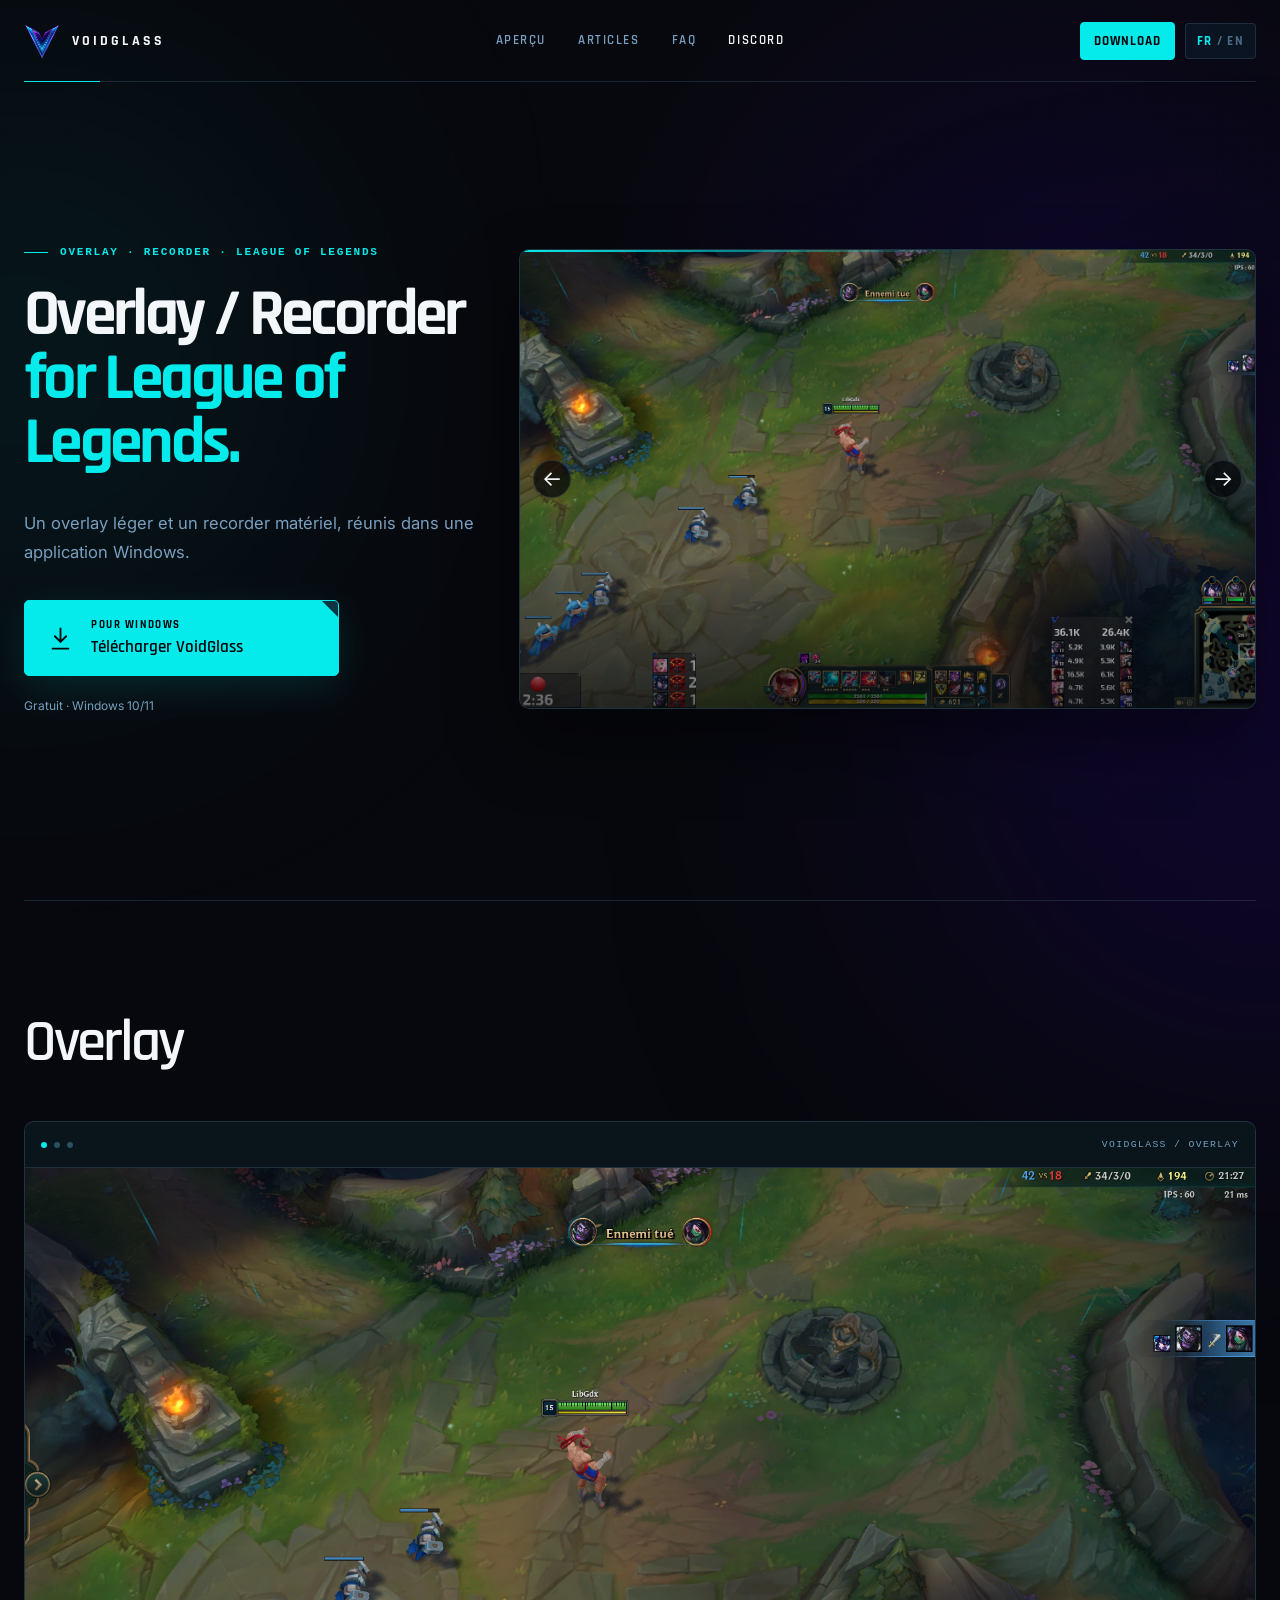
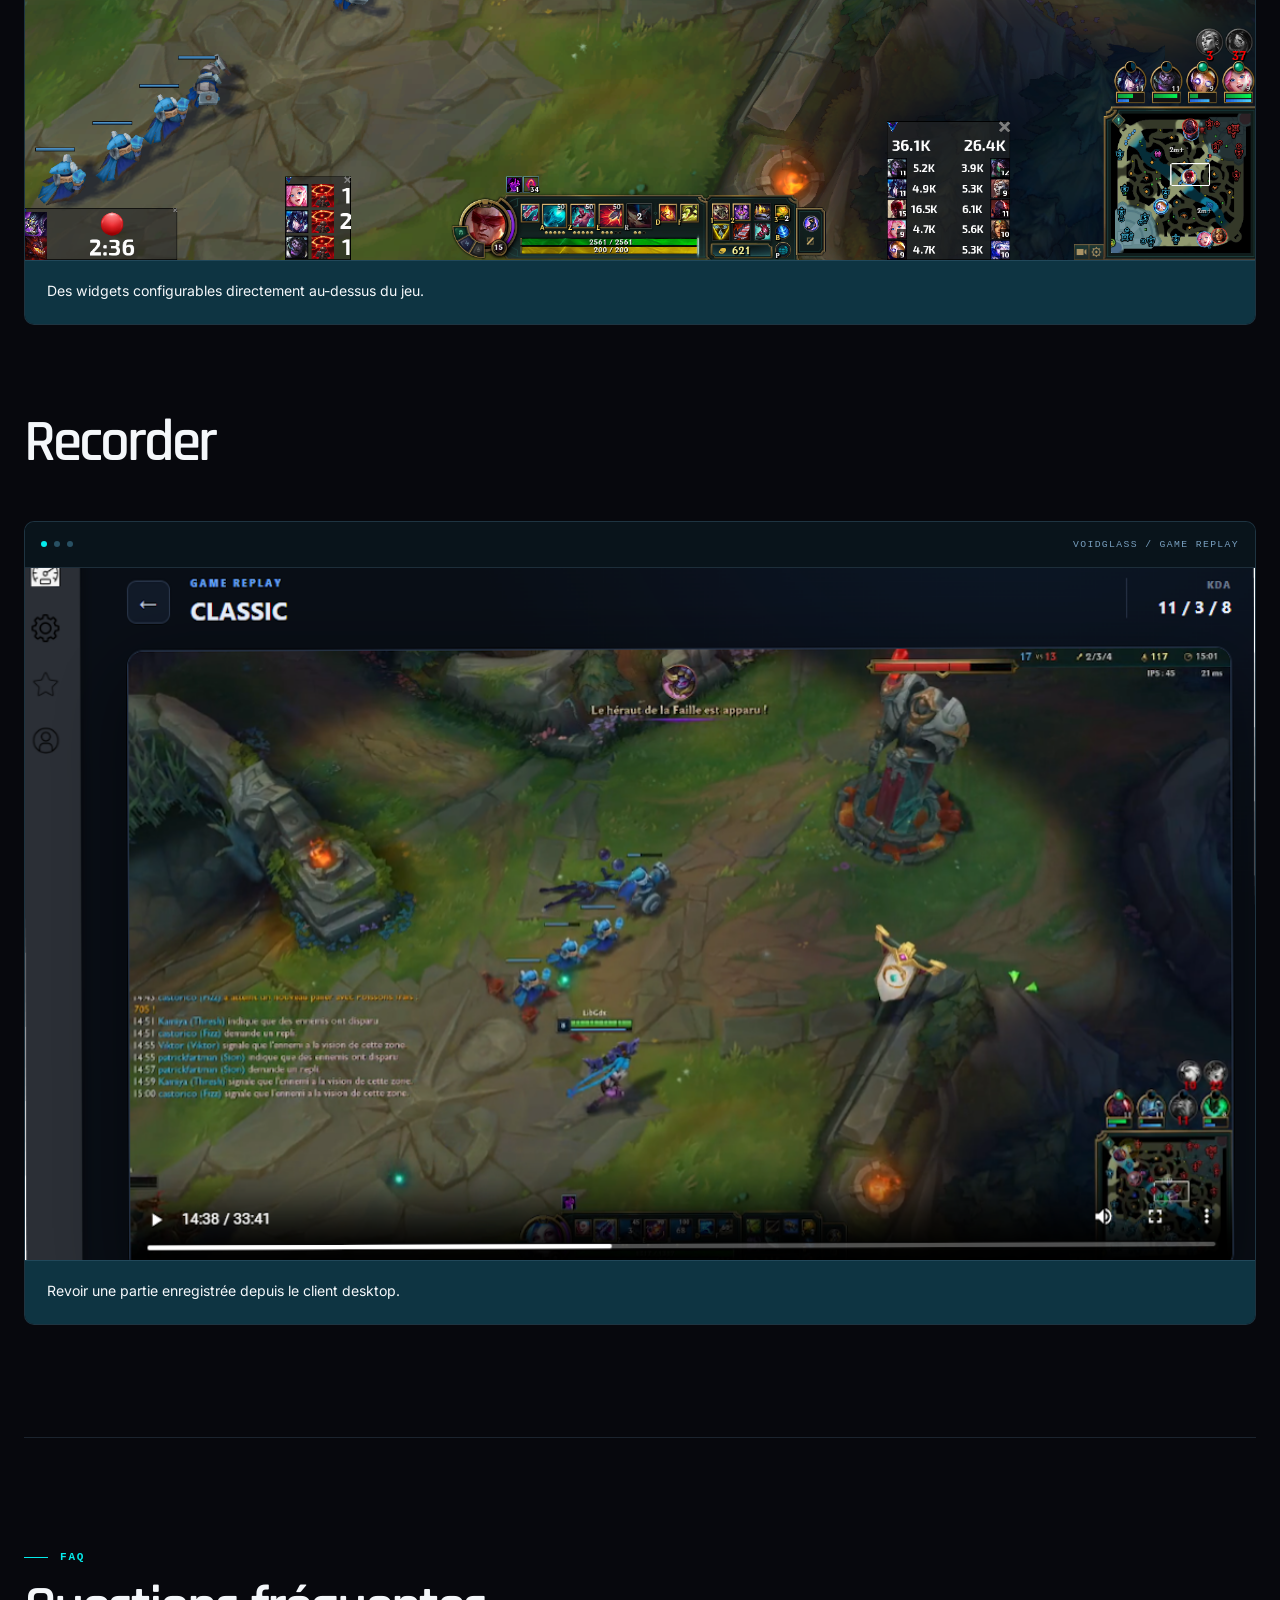
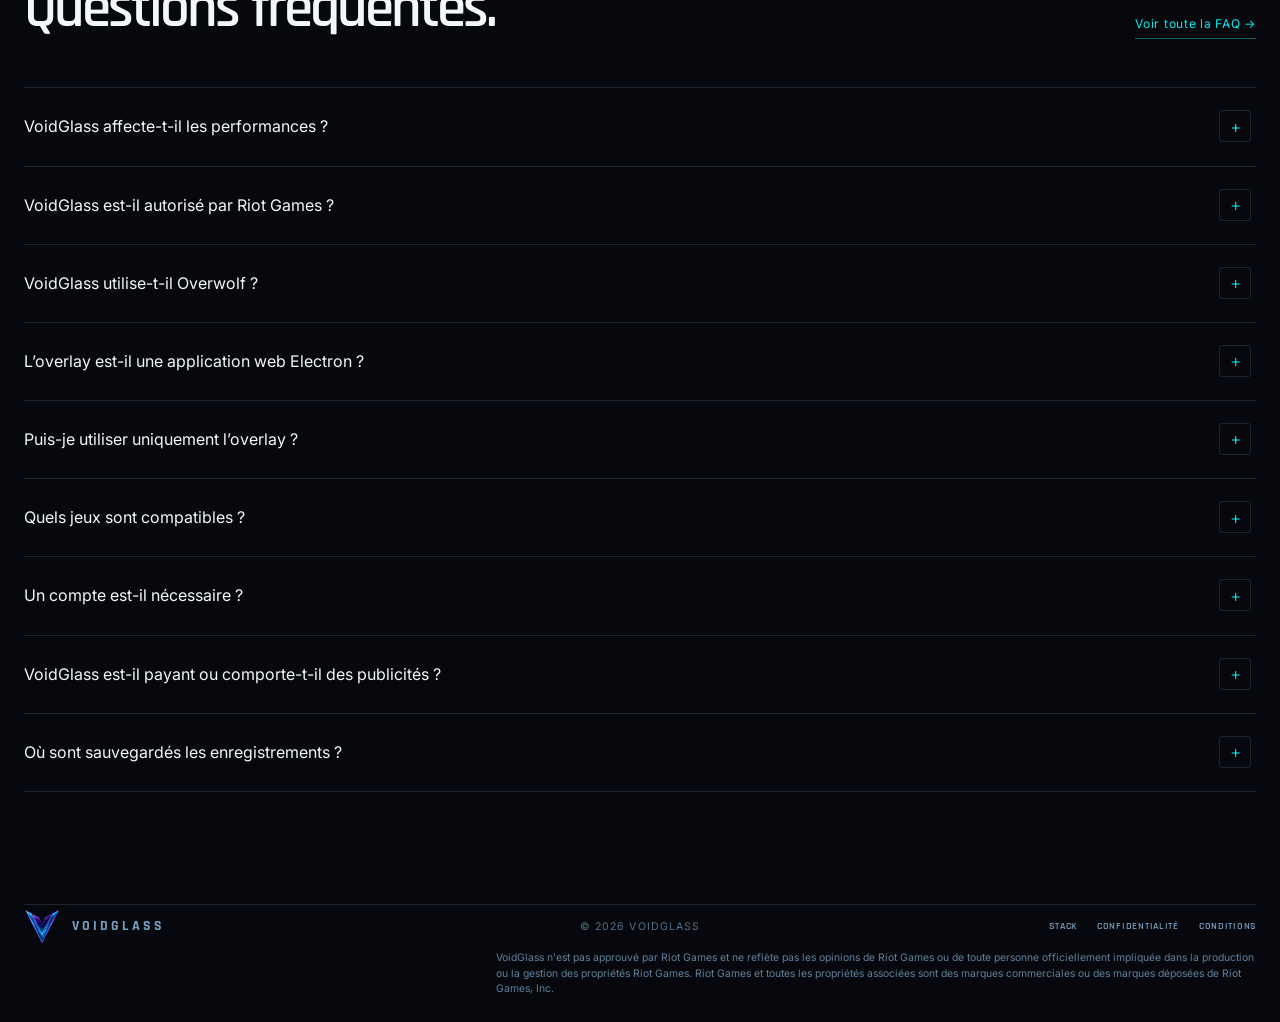
<file: index.html>
<!doctype html>
<html lang="fr">
<head>
  <meta charset="UTF-8">
  <meta name="viewport" content="width=device-width, initial-scale=1.0">
  <meta name="description" content="VoidGlass, overlay et recorder haute performance pour League of Legends." data-i18n-content="meta.description">
  <meta name="theme-color" content="#07080D">
  <title>VoidGlass — Overlay & Recorder</title>
  <link rel="icon" href="assets/images/favicon.ico">
  <link rel="stylesheet" href="assets/css/styles.css">
</head>
<body>
  <div class="ambient ambient-blue" aria-hidden="true"></div>
  <div class="ambient ambient-purple" aria-hidden="true"></div>

  <header class="site-header">
    <a class="brand" href="#top" aria-label="VoidGlass, accueil">
      <span class="brand-mark"><img src="assets/images/VoidGlass.png" alt=""></span>
      <span>VOIDGLASS</span>
    </a>
    <nav aria-label="Navigation principale">
      <a href="#experience" data-i18n="nav.preview">Aperçu</a>
      <a href="articles/index.html" data-i18n="nav.articles">Articles</a>
      <a href="#faq" data-i18n="nav.faq">FAQ</a>
      <a href="#" class="discord-link" data-discord data-i18n="nav.discord">Discord</a>
    </nav>
    <div class="header-actions">
      <a class="header-download" href="#" data-download>Download</a>
      <button class="language-switch" type="button" aria-label="Switch to English">
        <span class="active" data-language="fr">FR</span>
        <span aria-hidden="true">/</span>
        <span data-language="en">EN</span>
      </button>
    </div>
  </header>

  <main id="top">
    <section class="hero" aria-labelledby="hero-title">
      <div class="hero-copy">
        <p class="eyebrow" data-i18n="hero.eyebrow">
          OVERLAY · RECORDER · LEAGUE OF LEGENDS
        </p>
        <h1 id="hero-title">
          <span data-i18n="hero.title">Overlay / Recorder</span>
          <span class="gradient-text" data-i18n="hero.highlight">for League of Legends.</span>
        </h1>
        <p class="hero-description" data-i18n="hero.description">
          Un overlay léger et un recorder matériel, réunis dans une application Windows.
        </p>
        <div class="hero-actions">
          <a class="download-button" href="#" data-download>
            <svg viewBox="0 0 24 24" aria-hidden="true">
              <path d="M12 3v12m0 0 5-5m-5 5-5-5M5 21h14"/>
            </svg>
            <span>
              <small data-i18n="download.platform">POUR WINDOWS</small>
              <strong data-i18n="download.label">Télécharger VoidGlass</strong>
            </span>
          </a>
          <div class="download-meta">
            <span class="download-note" data-i18n="download.note">Gratuit · Windows 10/11</span>
          </div>
        </div>
      </div>

      <div class="hero-visual">
        <button class="hero-carousel" type="button" aria-label="Ouvrir le carrousel en plein écran" data-i18n-aria-label="hero.carouselFullscreenLabel">
          <!-- Add a new <img> here after placing it in assets/images/carousel/. -->
          <img class="is-active" src="assets/images/carousel/overlay_full.png" alt="Overlay VoidGlass en jeu" data-i18n-alt="hero.secondaryImageAlt">
          <img src="assets/images/carousel/desktop_videoplayer.png" alt="Lecteur vidéo de VoidGlass" data-i18n-alt="hero.primaryImageAlt">
          <span class="carousel-progress" aria-hidden="true"></span>
          <span class="carousel-close" aria-hidden="true">×</span>
        </button>
        <div class="carousel-navigation" aria-label="Navigation du carrousel" data-i18n-aria-label="hero.carouselNavigationLabel">
          <button class="carousel-control" type="button" data-carousel-direction="previous" aria-label="Image précédente" data-i18n-aria-label="hero.carouselPreviousLabel">←</button>
          <button class="carousel-control" type="button" data-carousel-direction="next" aria-label="Image suivante" data-i18n-aria-label="hero.carouselNextLabel">→</button>
        </div>
      </div>
    </section>

    <section class="showcase" id="experience" aria-labelledby="showcase-title">
      <div class="section-heading">
        <h2 id="showcase-title" data-i18n="showcase.overlayTitle">Overlay</h2>
      </div>

      <article class="product-block">
        <div class="screen-toolbar">
          <span></span><span></span><span></span>
          <small>VOIDGLASS / OVERLAY</small>
        </div>
        <img class="screen-image" src="assets/images/carousel/overlay_full.png" alt="Overlay VoidGlass pendant une partie" data-i18n-alt="showcase.overlayImageAlt">
        <div class="screen-caption">
          <p data-i18n="showcase.overlayCaption">Des widgets configurables directement au-dessus du jeu.</p>
        </div>
      </article>

      <div class="section-heading recorder-heading">
        <h2 data-i18n="showcase.recorderTitle">Recorder</h2>
      </div>
      <article class="product-block">
          <div class="screen-toolbar">
            <span></span><span></span><span></span>
            <small>VOIDGLASS / GAME REPLAY</small>
          </div>
          <img class="screen-image" src="assets/images/carousel/desktop_videoplayer.png" alt="Lecteur vidéo de VoidGlass" data-i18n-alt="showcase.recorderImageAlt">
          <div class="screen-caption">
            <p data-i18n="showcase.recorderCaption">Revoir une partie enregistrée depuis le client desktop.</p>
          </div>
        </article>
    </section>

    <section class="faq-preview" id="faq" aria-labelledby="faq-title">
      <div class="faq-heading">
        <div>
          <p class="eyebrow">FAQ</p>
          <h2 id="faq-title" data-i18n="faq.title">Questions fréquentes.</h2>
        </div>
        <a href="faq.html" data-i18n="faq.all">Voir toute la FAQ →</a>
      </div>
      <div class="faq-list">
        <details>
          <summary data-i18n="faq.performance.question">VoidGlass affecte-t-il les performances ?</summary>
          <p data-i18n="faq.performance.answer">VoidGlass est conçu pour utiliser le moins de ressources possible. L’impact réel dépend de votre matériel et de vos réglages.</p>
          <p><span data-i18n="faq.performance.note.before">Pour des informations détaillées, consultez les articles sur l’</span><a class="faq-article-link" href="articles/overlay.html" data-i18n="faq.performance.note.overlay">overlay</a><span data-i18n="faq.performance.note.middle"> et le </span><a class="faq-article-link" href="articles/recorder.html" data-i18n="faq.performance.note.recorder">recorder</a><span data-i18n="faq.performance.note.after">.</span></p>
        </details>
        <details>
          <summary data-i18n="faq.riot.question">VoidGlass est-il autorisé par Riot Games ?</summary>
          <p data-i18n="faq.riot.answer">Non, pas encore officiellement validé : le processus de validation est en cours. VoidGlass n’utilise aucune technique interdite par Riot Games et respecte les règles définies par Riot Games. Chaque nouvelle fonctionnalité sera également soumise à Riot Games avant son ajout.</p>
        </details>
        <details>
          <summary data-i18n="faq.overwolf.question">VoidGlass utilise-t-il Overwolf ?</summary>
          <p data-i18n="faq.overwolf.answer">Non. VoidGlass n’a aucun lien avec Overwolf.</p>
        </details>
        <details>
          <summary data-i18n="faq.overlay.question">L’overlay est-il une application web Electron ?</summary>
          <p data-i18n="faq.overlay.answer">Non. VoidGlass utilise libGDX, un framework de jeu qui manipule directement l’API graphique du GPU.</p>
        </details>
        <details>
          <summary data-i18n="faq.components.question">Puis-je utiliser uniquement l’overlay ?</summary>
          <p data-i18n="faq.components.answer">Oui. Vous pouvez également n’utiliser que le recorder.</p>
        </details>
        <details>
          <summary data-i18n="faq.game.question">Quels jeux sont compatibles ?</summary>
          <p data-i18n="faq.game.answer">VoidGlass est actuellement conçu pour League of Legends.</p>
        </details>
        <details>
          <summary data-i18n="faq.account.question">Un compte est-il nécessaire ?</summary>
          <p data-i18n="faq.account.answer">Non.</p>
        </details>
        <details>
          <summary data-i18n="faq.pricing.question">VoidGlass est-il payant ou comporte-t-il des publicités ?</summary>
          <p data-i18n="faq.pricing.answer">Zéro publicité, et il n’y en aura jamais. L’overlay et le recorder sont gratuits et sans restriction : pas de filigrane ni de limite. Des fonctionnalités futures pourront éventuellement faire l’objet d’une offre payante.</p>
        </details>
        <details>
          <summary data-i18n="faq.recordings.question">Où sont sauvegardés les enregistrements ?</summary>
          <p data-i18n="faq.recordings.answer">Dans le dossier Vidéos/VoidGlass. Cet emplacement est configurable et aucun export vers le cloud n’est effectué.</p>
        </details>
      </div>
    </section>

  </main>

  <footer>
    <a class="brand footer-brand" href="#top"><span class="brand-mark"><img src="assets/images/VoidGlass.png" alt=""></span><span>VOIDGLASS</span></a>
    <p>© <span id="year"></span> VOIDGLASS</p>
    <nav class="footer-links" aria-label="Liens légaux">
      <a href="stack.html">Stack</a>
      <a href="privacy.html" data-i18n="footer.privacy">Privacy</a>
      <a href="terms.html" data-i18n="footer.terms">Terms</a>
    </nav>
    <p class="riot-disclaimer footer-riot-disclaimer" data-i18n="footer.riotDisclaimer">VoidGlass n'est pas approuvé par Riot Games et ne reflète pas les opinions de Riot Games ou de toute personne officiellement impliquée dans la production ou la gestion des propriétés Riot Games. Riot Games et toutes les propriétés associées sont des marques commerciales ou des marques déposées de Riot Games, Inc.</p>
  </footer>

  <script src="assets/lang/home/index.fr.js"></script>
  <script src="assets/lang/home/index.en.js"></script>
  <script src="assets/js/main.js"></script>
  <script data-goatcounter="https://voidglass.goatcounter.com/count" async src="//gc.zgo.at/count.js"></script>
</body>
</html>
</file>
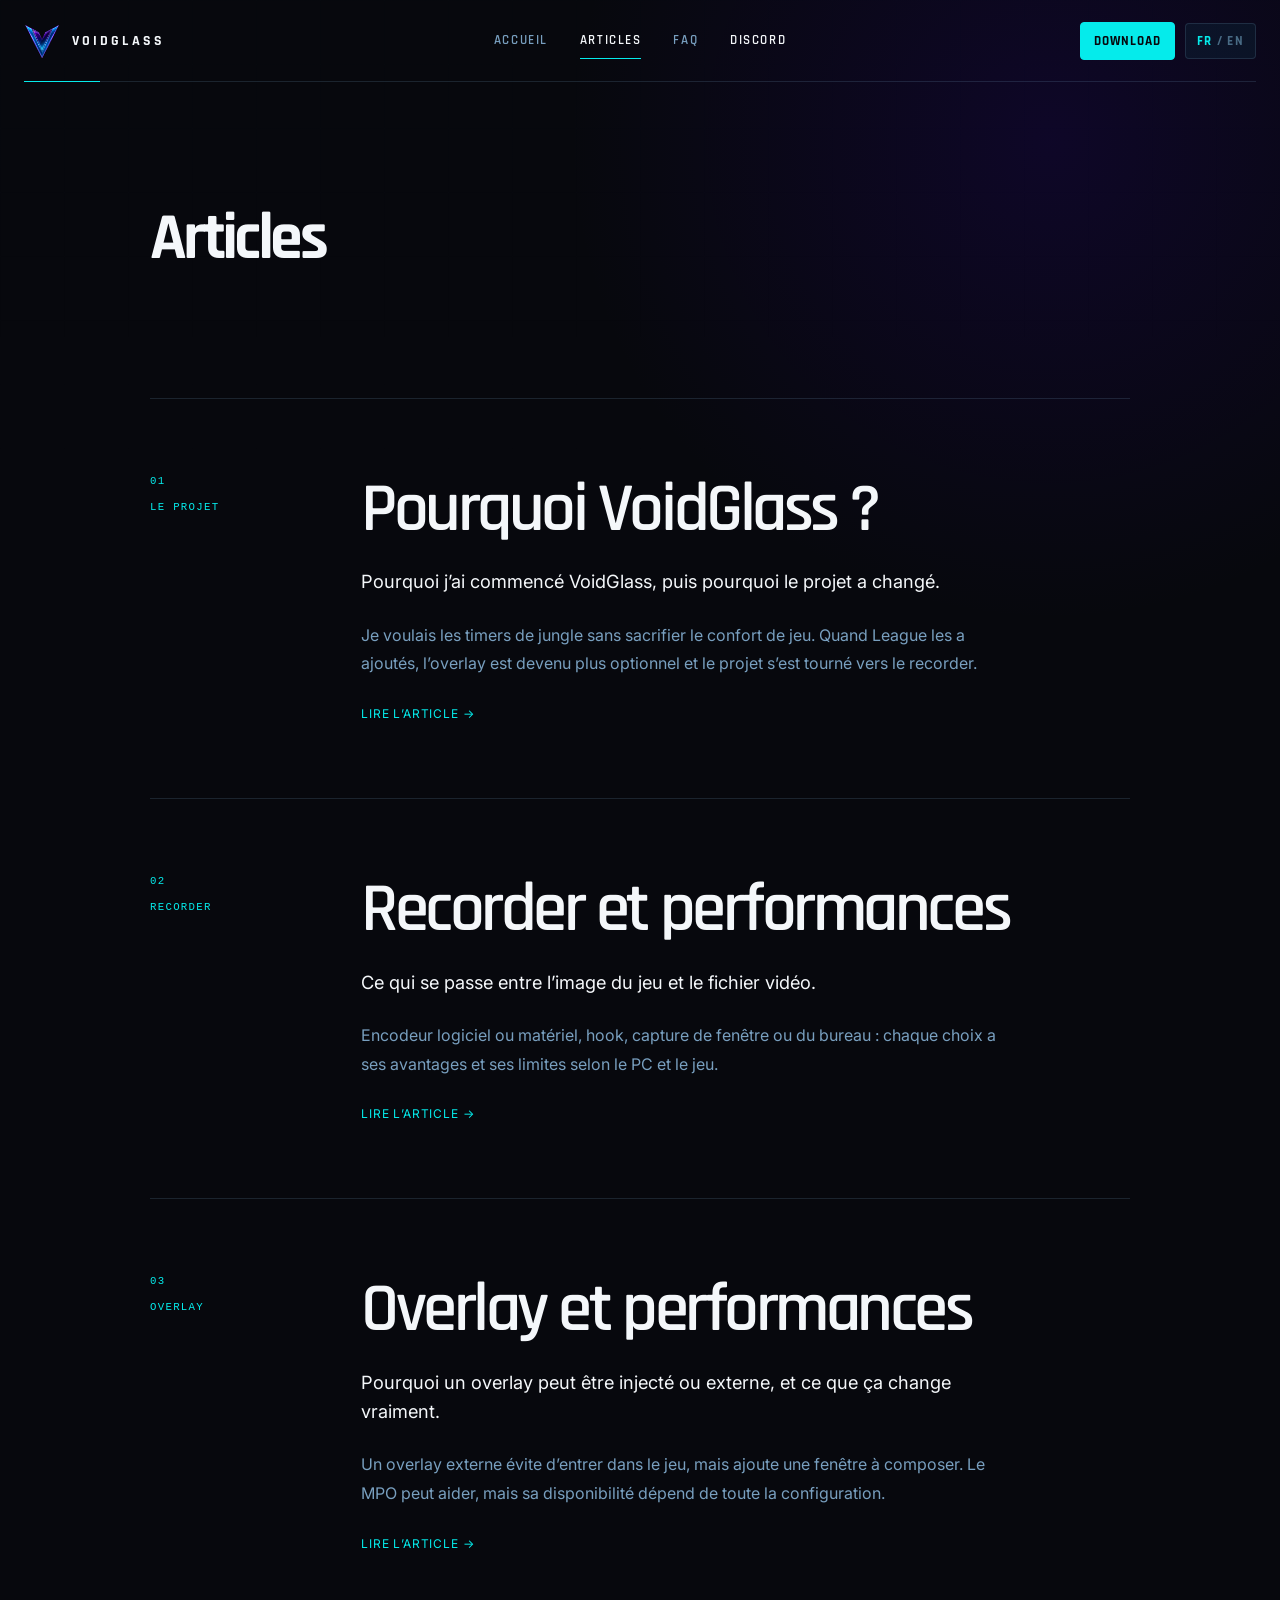
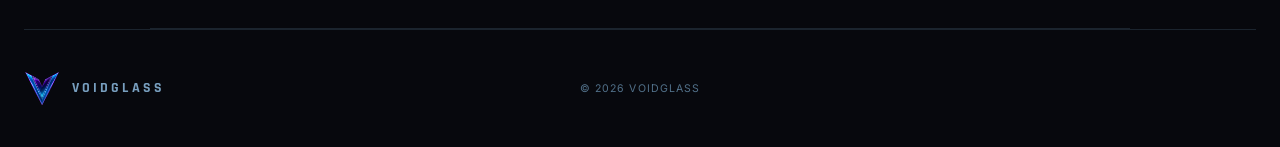
<file: articles/index.html>
<!doctype html>
<html lang="fr">
<head>
  <meta charset="UTF-8">
  <meta name="viewport" content="width=device-width, initial-scale=1.0">
  <meta name="description" content="Notes techniques sur les performances de VoidGlass." data-i18n-content="meta.description">
  <meta name="theme-color" content="#07080D">
  <title>Articles — VoidGlass</title>
  <link rel="icon" href="../assets/images/favicon.ico">
  <link rel="stylesheet" href="../assets/css/styles.css">
</head>
<body>
  <header class="site-header">
    <a class="brand" href="../index.html" aria-label="VoidGlass, accueil">
      <span class="brand-mark"><img src="../assets/images/VoidGlass.png" alt=""></span>
      <span>VOIDGLASS</span>
    </a>
    <nav aria-label="Navigation principale">
      <a href="../index.html" data-i18n="nav.home">Accueil</a>
      <a href="index.html" class="current" data-i18n="nav.articles">Articles</a>
      <a href="../faq.html">FAQ</a>
      <a href="#" class="discord-link" data-discord>Discord</a>
    </nav>
    <div class="header-actions">
      <a class="header-download" href="#" data-download>Download</a>
      <button class="language-switch" type="button" aria-label="Switch to English">
        <span class="active" data-language="fr">FR</span>
        <span aria-hidden="true">/</span>
        <span data-language="en">EN</span>
      </button>
    </div>
  </header>

  <main class="journal">
    <header class="journal-header">
      <h1 data-i18n="page.title">Articles</h1>
    </header>

    <a class="journal-entry journal-link" href="voidglass.html">
      <div class="journal-meta">
        <span>01</span>
        <span data-i18n="voidglass.category">LE PROJET</span>
      </div>
      <div class="journal-content">
        <h2 data-i18n="voidglass.title">Pourquoi VoidGlass ?</h2>
        <p class="journal-lead" data-i18n="voidglass.lead">Le point de départ du projet, puis son évolution vers l’enregistrement et l’analyse après partie.</p>
        <p class="journal-preview" data-i18n="voidglass.preview">À l’origine, VoidGlass répondait à un besoin très simple : disposer en jeu des informations de jungle utiles, sans perdre le confort de jeu. Quand ces informations ont été intégrées à League of Legends, le projet a naturellement évolué.</p>
        <span class="read-link" data-i18n="page.read">Lire l’article →</span>
      </div>
    </a>

    <a class="journal-entry journal-link" href="recorder.html">
      <div class="journal-meta">
        <span>02</span>
        <span data-i18n="recorder.category">RECORDER</span>
      </div>
      <div class="journal-content">
        <h2 data-i18n="recorder.title">Recorder performance</h2>
        <p class="journal-lead" data-i18n="recorder.lead">Capture, encodage et compromis : les choix qui comptent pour enregistrer une partie.</p>
        <p class="journal-preview" data-i18n="recorder.preview">Un recorder doit d’abord préserver la partie en cours. L’encodage matériel et le chemin emprunté par l’image déterminent une grande partie de son impact sur la machine.</p>
        <span class="read-link" data-i18n="page.read">Lire l’article →</span>
      </div>
    </a>

    <a class="journal-entry journal-link" href="overlay.html">
      <div class="journal-meta">
        <span>03</span>
        <span data-i18n="overlay.category">OVERLAY</span>
      </div>
      <div class="journal-content">
        <h2 data-i18n="overlay.title">Overlay et performances</h2>
        <p class="journal-lead" data-i18n="overlay.lead">Ce qu’implique un overlay externe et la place du Multi-Plane Overlay.</p>
        <p class="journal-preview" data-i18n="overlay.preview">Un overlay reste une fenêtre supplémentaire à afficher. Son impact dépend de son rendu, de sa consommation mémoire et du chemin de composition disponible sur la configuration.</p>
        <span class="read-link" data-i18n="page.read">Lire l’article →</span>
      </div>
    </a>
  </main>

  <footer>
    <a class="brand footer-brand" href="../index.html"><span class="brand-mark"><img src="../assets/images/VoidGlass.png" alt=""></span><span>VOIDGLASS</span></a>
    <p>© <span id="year"></span> VOIDGLASS</p>
  </footer>

  <script src="../assets/lang/articles/index/index.fr.js"></script>
  <script src="../assets/lang/articles/index/index.en.js"></script>
  <script src="../assets/js/main.js"></script>
  <script data-goatcounter="https://voidglass.goatcounter.com/count" async src="//gc.zgo.at/count.js"></script>
</body>
</html>
</file>
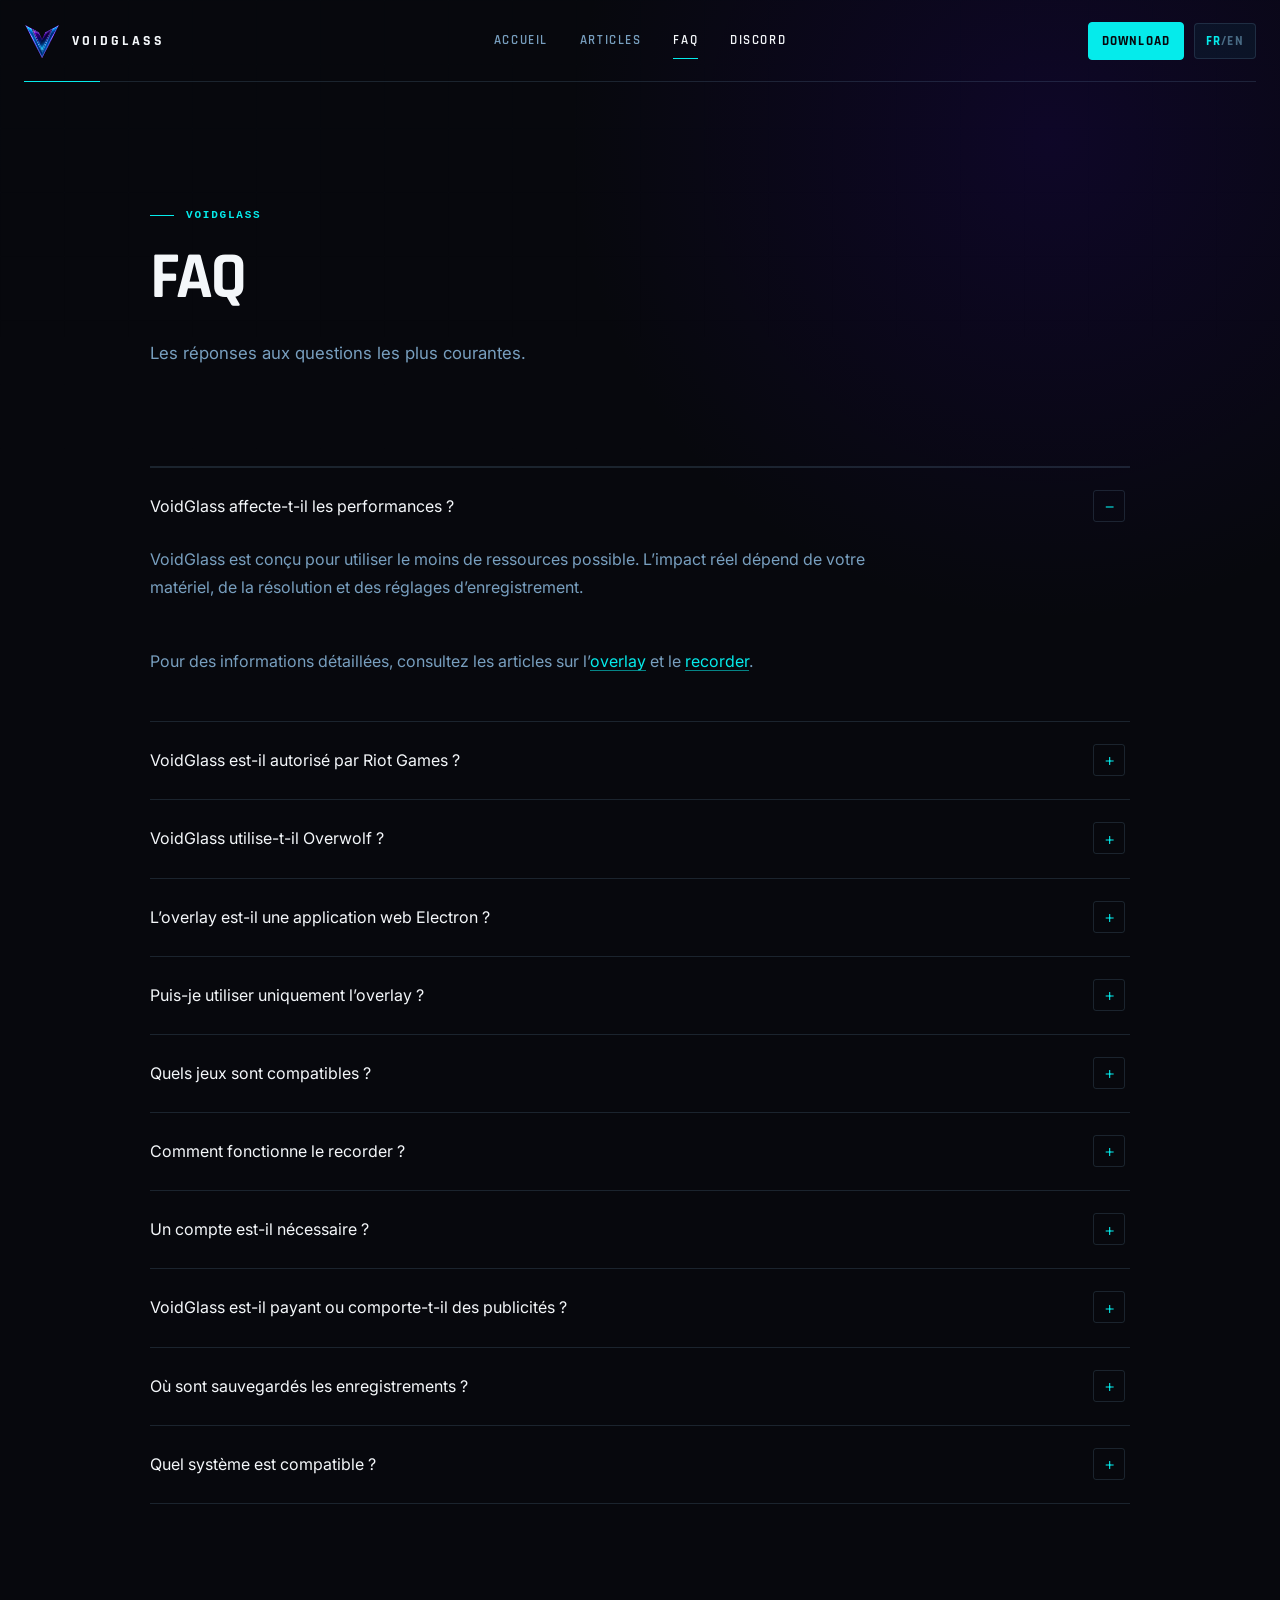
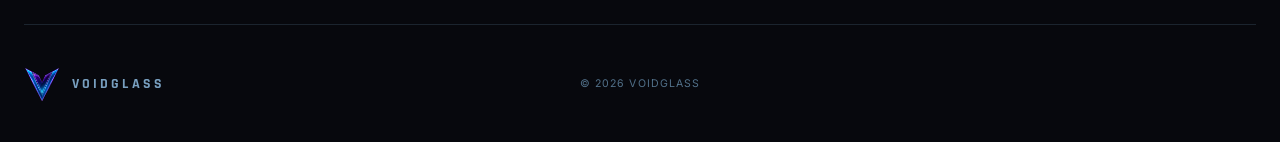
<file: faq.html>
<!doctype html>
<html lang="fr">
<head>
  <meta charset="UTF-8">
  <meta name="viewport" content="width=device-width, initial-scale=1.0">
  <meta name="description" content="Questions fréquentes sur VoidGlass." data-i18n-content="meta.description">
  <meta name="theme-color" content="#07080D">
  <title>FAQ — VoidGlass</title>
  <link rel="icon" href="assets/images/favicon.ico">
  <link rel="stylesheet" href="assets/css/styles.css">
</head>
<body>
  <header class="site-header">
    <a class="brand" href="index.html" aria-label="VoidGlass, accueil"><span class="brand-mark"><img src="assets/images/VoidGlass.png" alt=""></span><span>VOIDGLASS</span></a>
    <nav>
      <a href="index.html" data-i18n="nav.home">Accueil</a>
      <a href="articles/index.html" data-i18n="nav.articles">Articles</a>
      <a href="faq.html" class="current">FAQ</a>
      <a href="#" class="discord-link" data-discord data-i18n="nav.discord">Discord</a>
    </nav>
    <div class="header-actions"><a class="header-download" href="#" data-download>Download</a><button class="language-switch" type="button" aria-label="Switch to English"><span class="active" data-language="fr">FR</span><span aria-hidden="true">/</span><span data-language="en">EN</span></button></div>
  </header>

  <main class="journal faq-page">
    <header class="journal-header">
      <p class="eyebrow">VOIDGLASS</p>
      <h1 data-i18n="page.title">FAQ</h1>
      <p data-i18n="page.intro">Les réponses aux questions les plus courantes.</p>
    </header>
    <section class="faq-list">
      <details open>
        <summary data-i18n="performance.question">VoidGlass affecte-t-il les performances ?</summary>
        <p data-i18n="performance.answer">VoidGlass est conçu pour utiliser le moins de ressources possible. L’impact réel dépend de votre matériel, de la résolution et des réglages d’enregistrement.</p>
        <p><span data-i18n="performance.note.before">Pour des informations détaillées, consultez les articles sur l’</span><a class="faq-article-link" href="articles/overlay.html" data-i18n="performance.note.overlay">overlay</a><span data-i18n="performance.note.middle"> et le </span><a class="faq-article-link" href="articles/recorder.html" data-i18n="performance.note.recorder">recorder</a><span data-i18n="performance.note.after">.</span></p>
      </details>
      <details>
        <summary data-i18n="riot.question">VoidGlass est-il autorisé par Riot Games ?</summary>
        <p data-i18n="riot.answer">Non, pas encore officiellement validé : le processus de validation est en cours. VoidGlass n’utilise aucune technique interdite par Riot Games et respecte les règles définies par Riot Games. Chaque nouvelle fonctionnalité sera également soumise à Riot Games avant son ajout.</p>
      </details>
      <details>
        <summary data-i18n="overwolf.question">VoidGlass utilise-t-il Overwolf ?</summary>
        <p data-i18n="overwolf.answer">Non. VoidGlass n’a aucun lien avec Overwolf.</p>
      </details>
      <details>
        <summary data-i18n="overlay.question">L’overlay est-il une application web Electron ?</summary>
        <p data-i18n="overlay.answer">Non. VoidGlass utilise libGDX, un framework de jeu qui manipule directement l’API graphique du GPU.</p>
      </details>
      <details>
        <summary data-i18n="components.question">Puis-je utiliser uniquement l’overlay ?</summary>
        <p data-i18n="components.answer">Oui. Vous pouvez également n’utiliser que le recorder.</p>
      </details>
      <details>
        <summary data-i18n="game.question">Quels jeux sont compatibles ?</summary>
        <p data-i18n="game.answer">VoidGlass est actuellement développé spécifiquement pour League of Legends.</p>
      </details>
      <details>
        <summary data-i18n="recorder.question">Comment fonctionne le recorder ?</summary>
        <p data-i18n="recorder.answer">Le recorder utilise l’encodage matériel du GPU lorsqu’il est disponible afin de limiter le travail demandé au processeur.</p>
      </details>
      <details>
        <summary data-i18n="account.question">Un compte est-il nécessaire ?</summary>
        <p data-i18n="account.answer">Non.</p>
      </details>
      <details>
        <summary data-i18n="pricing.question">VoidGlass est-il payant ou comporte-t-il des publicités ?</summary>
        <p data-i18n="pricing.answer">Zéro publicité, et il n’y en aura jamais. L’overlay et le recorder sont gratuits et sans restriction : pas de filigrane ni de limite. Des fonctionnalités futures pourront éventuellement faire l’objet d’une offre payante.</p>
      </details>
      <details>
        <summary data-i18n="recordings.question">Où sont sauvegardés les enregistrements ?</summary>
        <p data-i18n="recordings.answer">Dans le dossier Vidéos/VoidGlass. Cet emplacement est configurable et aucun export vers le cloud n’est effectué.</p>
      </details>
      <details>
        <summary data-i18n="system.question">Quel système est compatible ?</summary>
        <p data-i18n="system.answer">VoidGlass est prévu pour Windows 10 et Windows 11.</p>
      </details>
    </section>
  </main>

  <footer><a class="brand footer-brand" href="index.html"><span class="brand-mark"><img src="assets/images/VoidGlass.png" alt=""></span><span>VOIDGLASS</span></a><p>© <span id="year"></span> VOIDGLASS</p></footer>
  <script src="assets/lang/faq/index.fr.js"></script>
  <script src="assets/lang/faq/index.en.js"></script>
  <script src="assets/js/main.js"></script>
  <script data-goatcounter="https://voidglass.goatcounter.com/count" async src="//gc.zgo.at/count.js"></script>
</body>
</html>
</file>
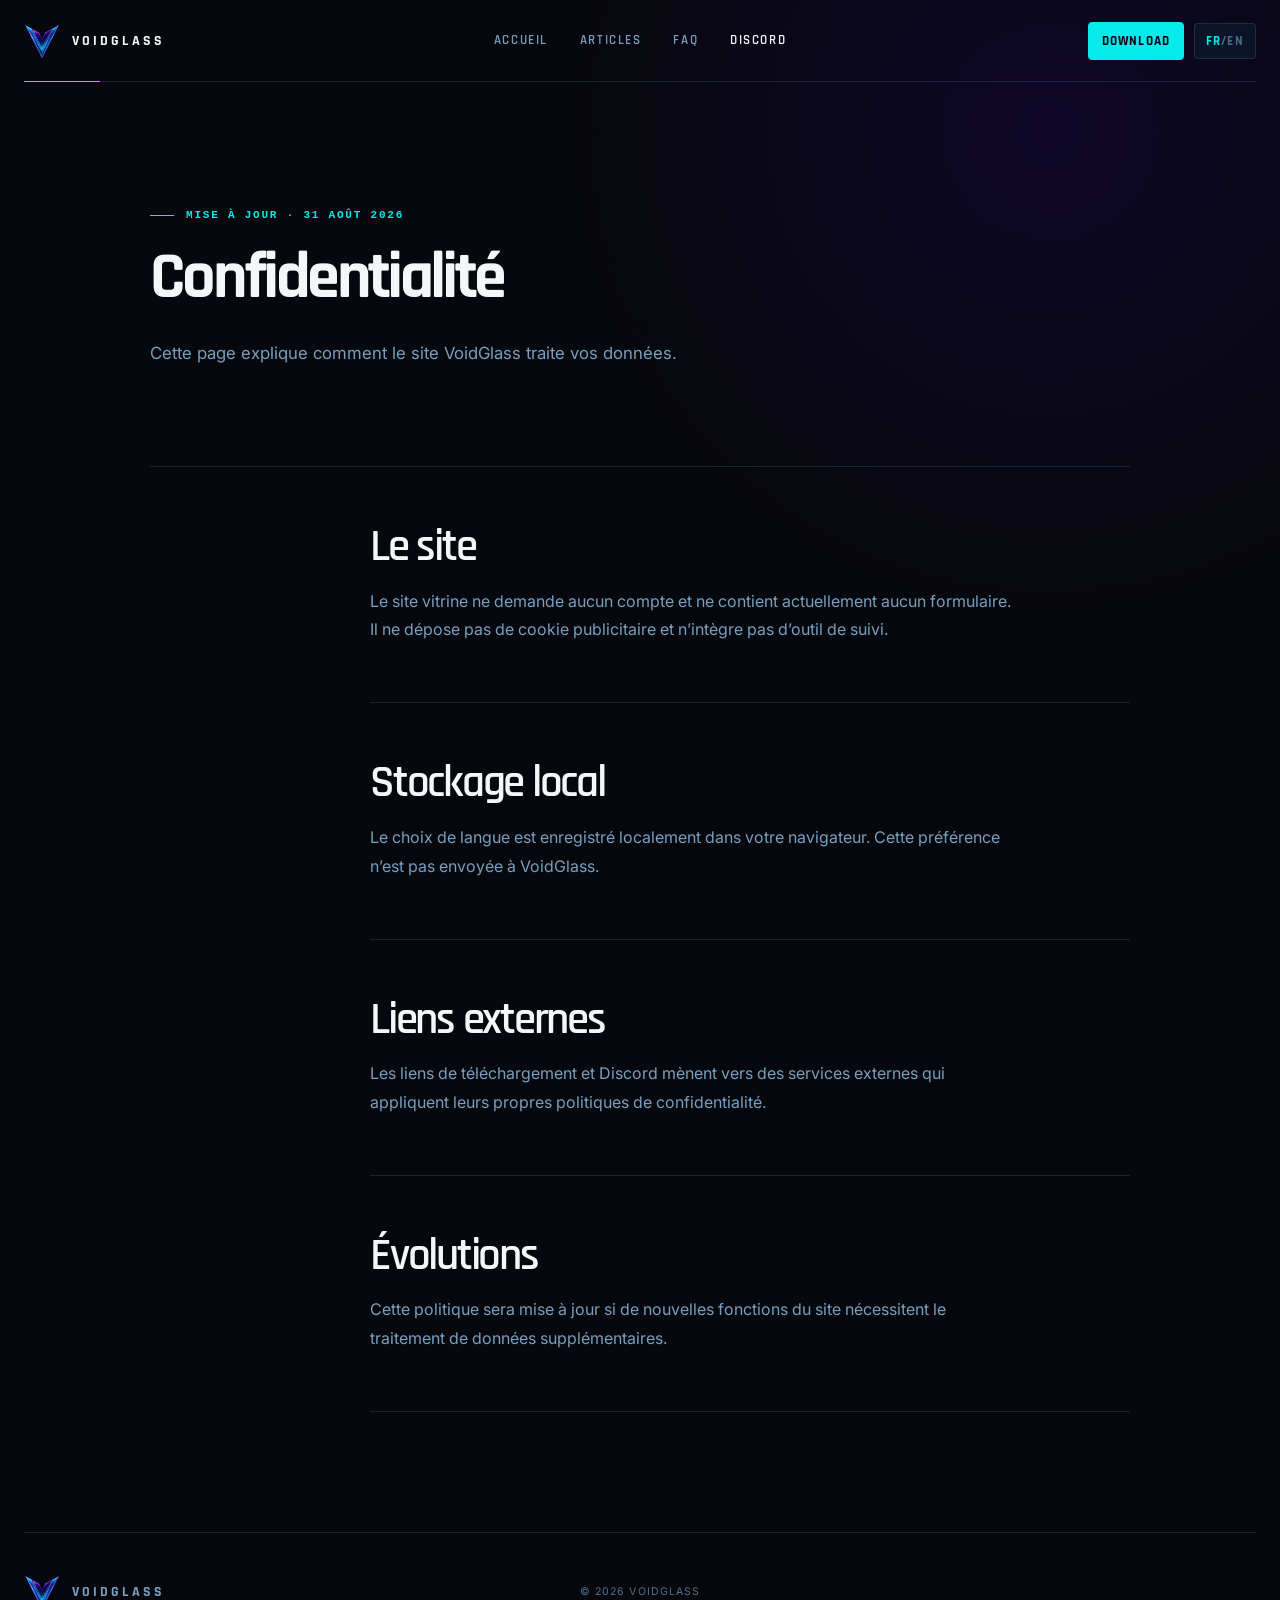
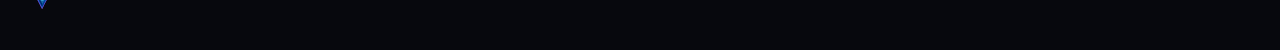
<file: privacy.html>
<!doctype html>
<html lang="fr">
<head>
  <meta charset="UTF-8">
  <meta name="viewport" content="width=device-width, initial-scale=1.0">
  <meta name="description" content="Politique de confidentialité de VoidGlass." data-i18n-content="meta.description">
  <meta name="theme-color" content="#07080D">
  <title>Confidentialité — VoidGlass</title>
  <link rel="icon" href="assets/images/favicon.ico">
  <link rel="stylesheet" href="assets/css/styles.css">
</head>
<body>
  <header class="site-header">
    <a class="brand" href="index.html" aria-label="VoidGlass, accueil"><span class="brand-mark"><img src="assets/images/VoidGlass.png" alt=""></span><span>VOIDGLASS</span></a>
    <nav><a href="index.html" data-i18n="nav.home">Accueil</a><a href="articles/index.html" data-i18n="nav.articles">Articles</a><a href="faq.html">FAQ</a><a href="#" class="discord-link" data-discord>Discord</a></nav>
    <div class="header-actions"><a class="header-download" href="#" data-download>Download</a><button class="language-switch" type="button" aria-label="Switch to English"><span class="active" data-language="fr">FR</span><span aria-hidden="true">/</span><span data-language="en">EN</span></button></div>
  </header>

  <main class="content-page legal-page">
    <header class="content-header">
      <p class="eyebrow" data-i18n="page.updated">MISE À JOUR · 31 AOÛT 2026</p>
      <h1 data-i18n="page.title">Confidentialité</h1>
      <p data-i18n="page.intro">Cette page explique comment le site VoidGlass traite vos données.</p>
    </header>
    <section class="legal-content">
      <article><h2 data-i18n="site.title">Le site</h2><p data-i18n="site.body">Le site vitrine ne demande aucun compte et ne contient actuellement aucun formulaire. Il ne dépose pas de cookie publicitaire et n’intègre pas d’outil de suivi.</p></article>
      <article><h2 data-i18n="storage.title">Stockage local</h2><p data-i18n="storage.body">Le choix de langue est enregistré localement dans votre navigateur. Cette préférence n’est pas envoyée à VoidGlass.</p></article>
      <article><h2 data-i18n="links.title">Liens externes</h2><p data-i18n="links.body">Les liens de téléchargement et Discord mènent vers des services externes qui appliquent leurs propres politiques de confidentialité.</p></article>
      <article><h2 data-i18n="changes.title">Évolutions</h2><p data-i18n="changes.body">Cette politique sera mise à jour si de nouvelles fonctions du site nécessitent le traitement de données supplémentaires.</p></article>
    </section>
  </main>

  <footer><a class="brand footer-brand" href="index.html"><span class="brand-mark"><img src="assets/images/VoidGlass.png" alt=""></span><span>VOIDGLASS</span></a><p>© <span id="year"></span> VOIDGLASS</p></footer>
  <script src="assets/lang/privacy/index.fr.js"></script>
  <script src="assets/lang/privacy/index.en.js"></script>
  <script src="assets/js/main.js"></script>
  <script data-goatcounter="https://voidglass.goatcounter.com/count" async src="//gc.zgo.at/count.js"></script>
</body>
</html>
</file>
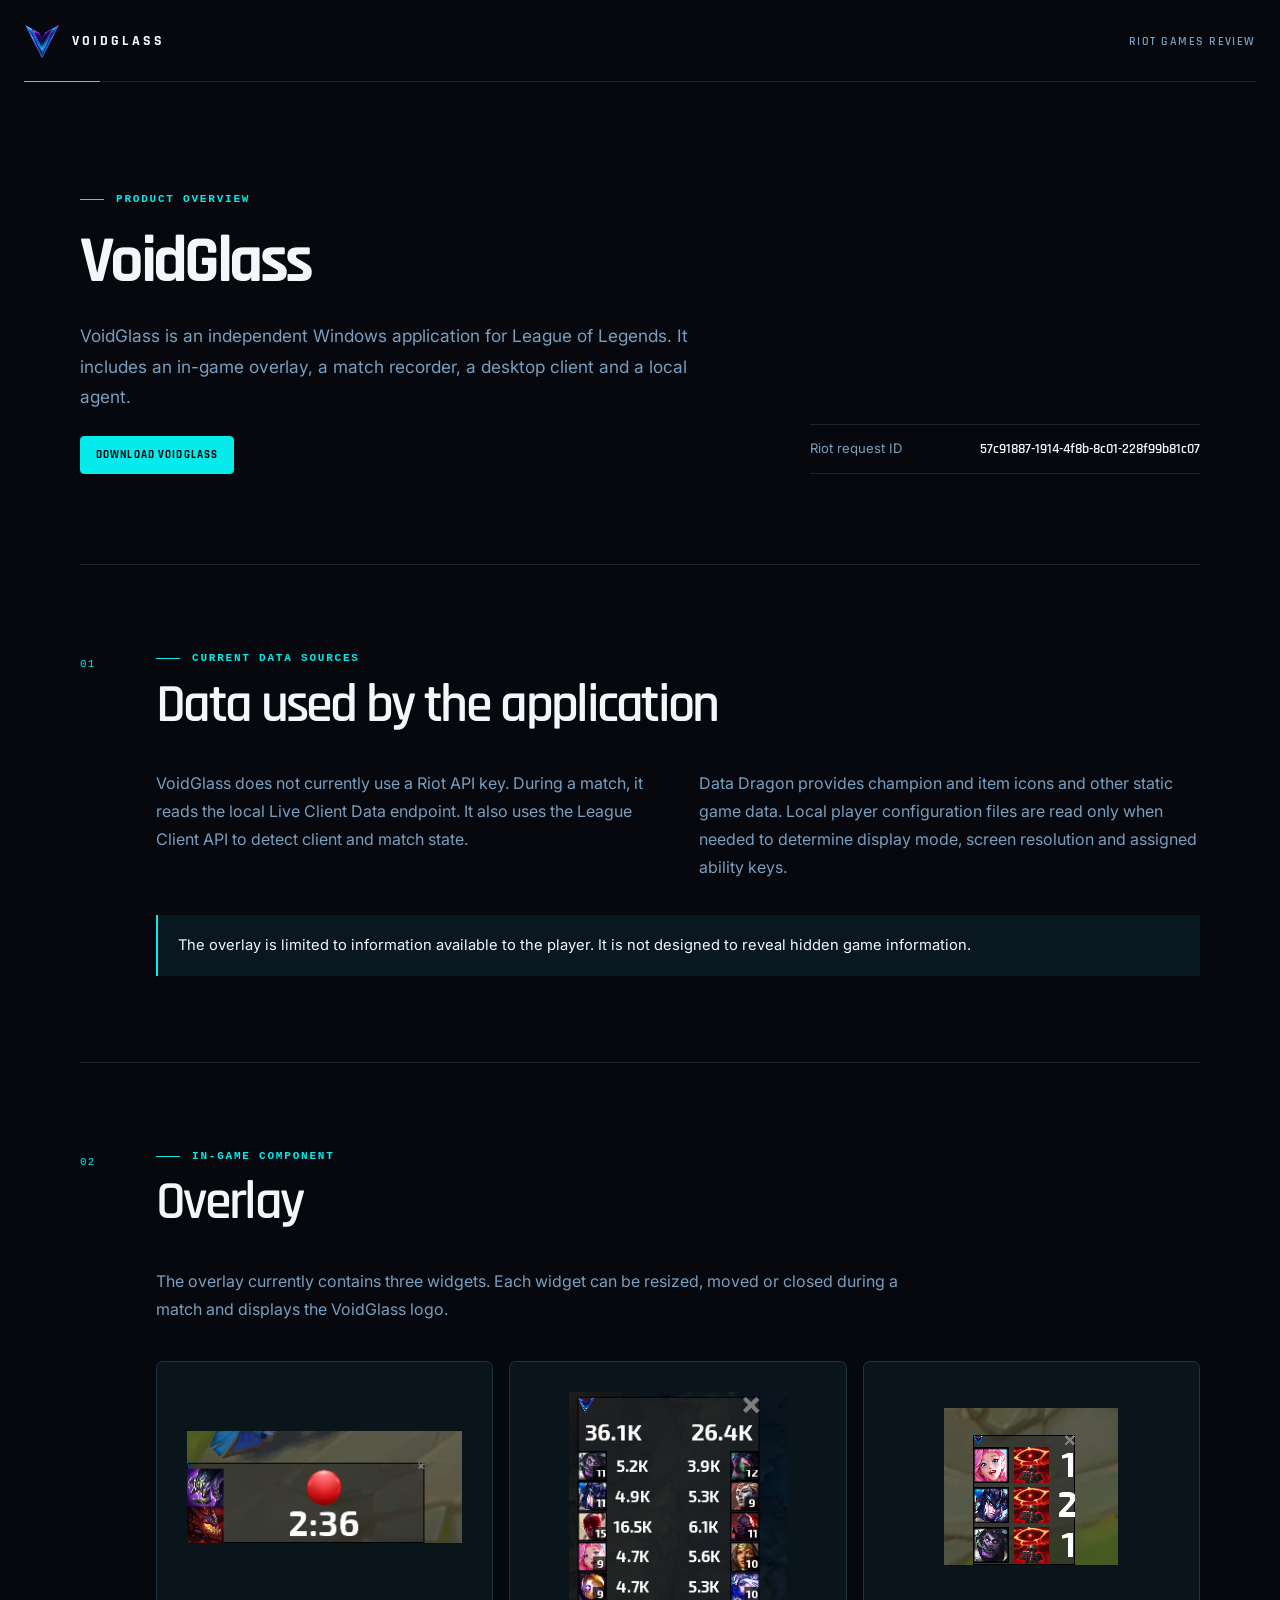
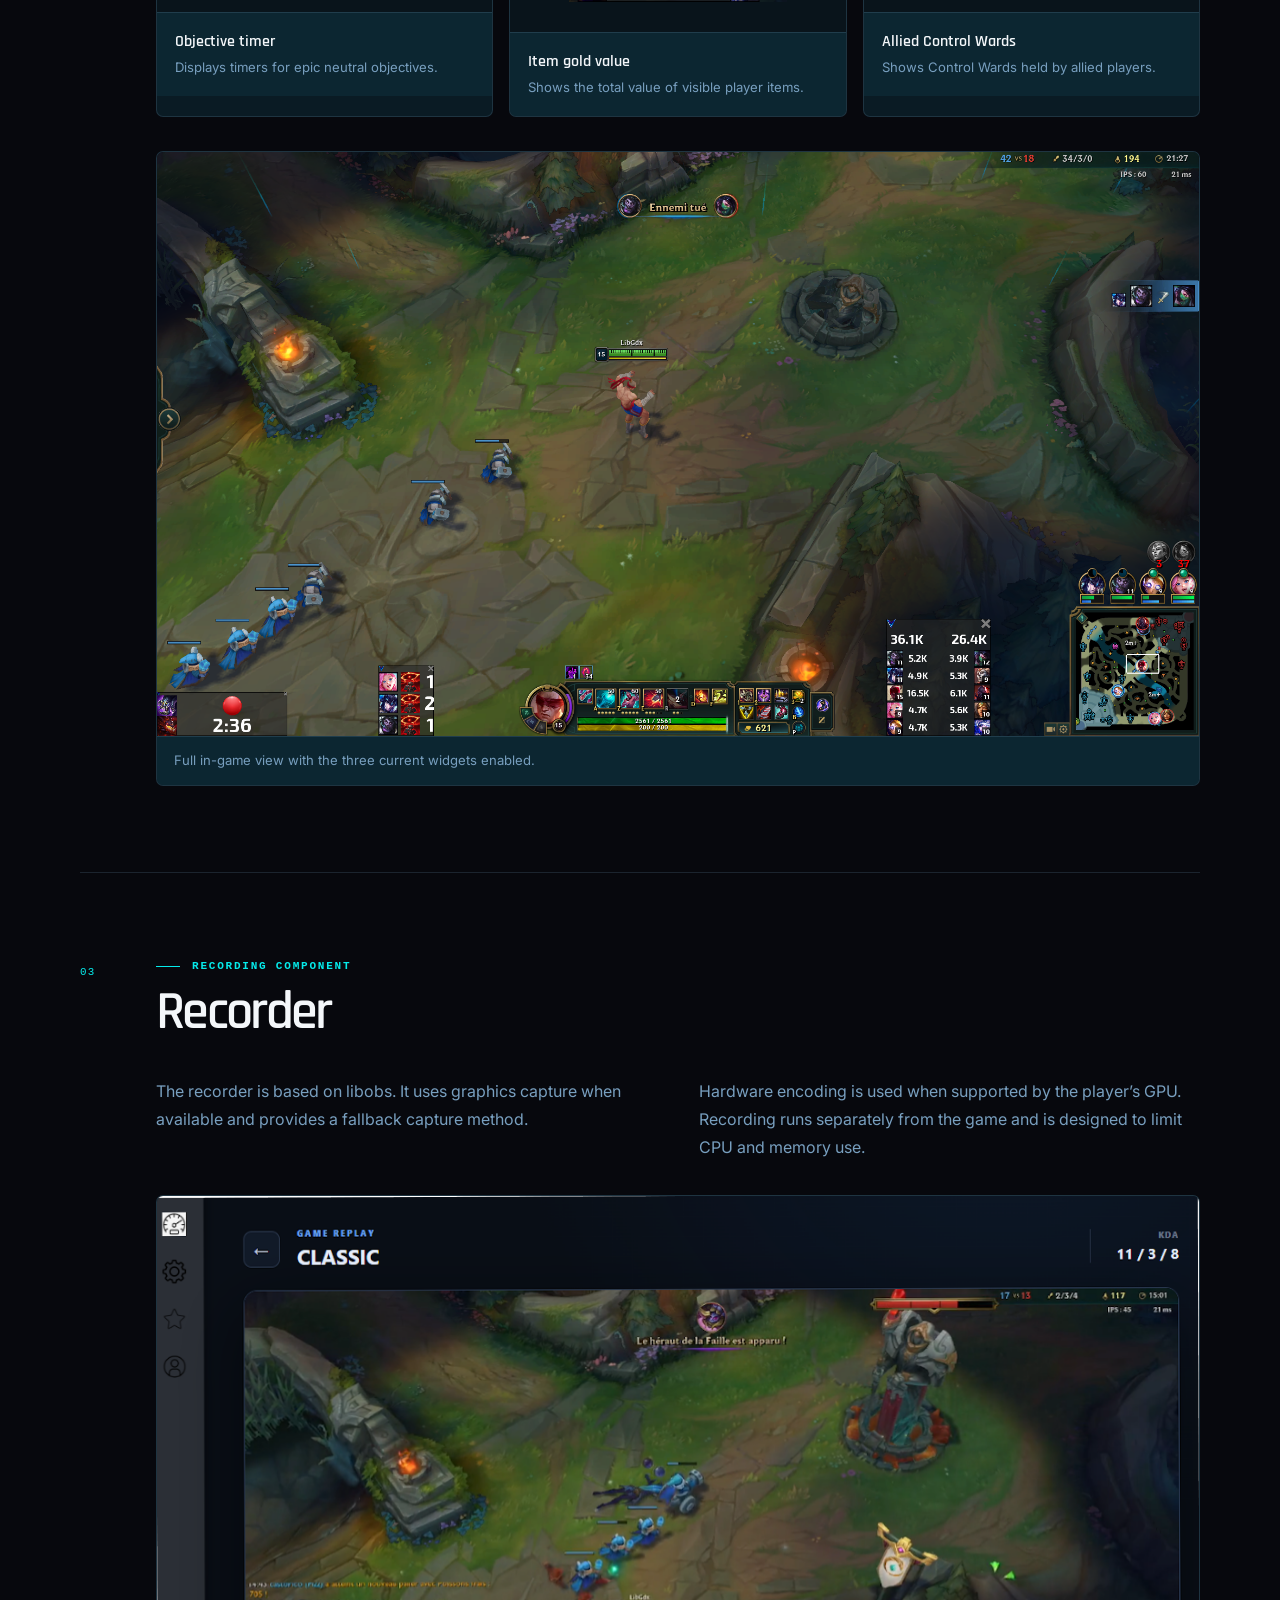
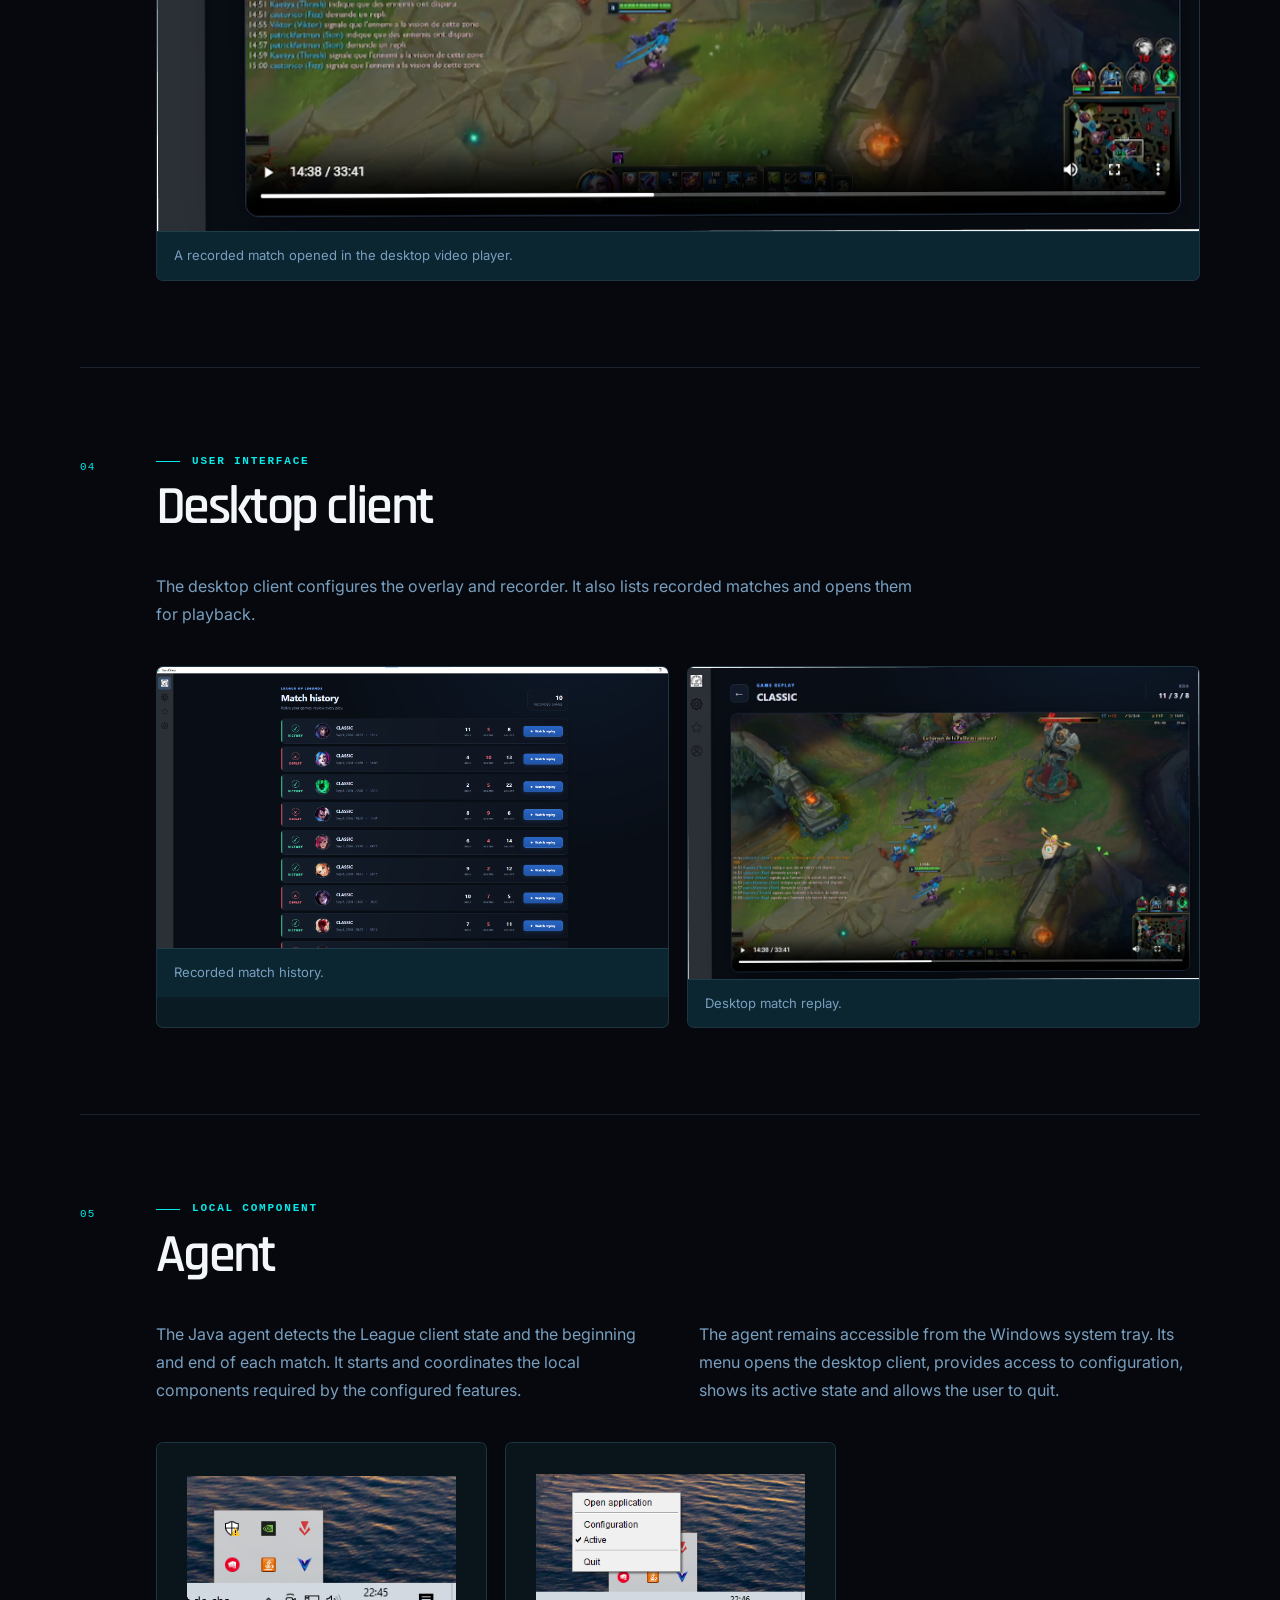
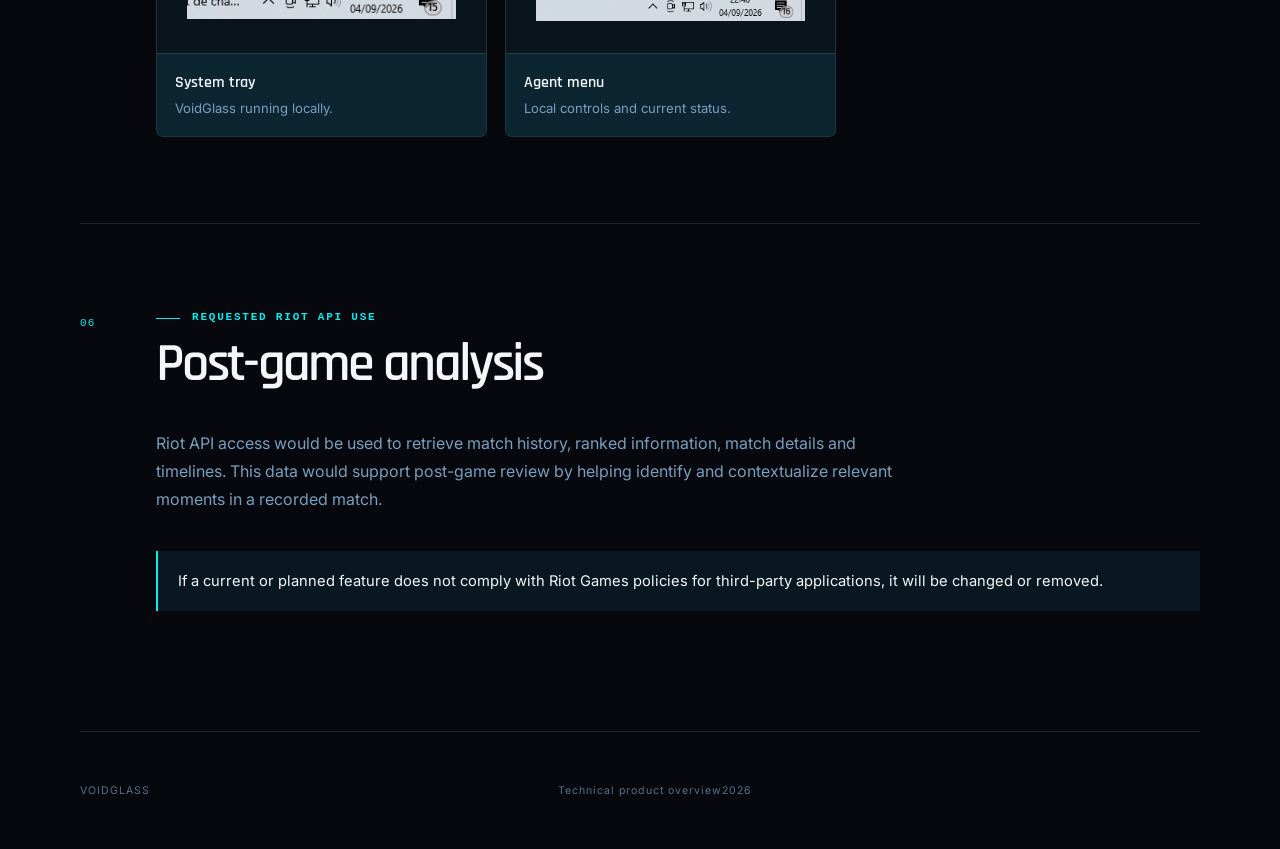
<file: riot.html>
<!doctype html>
<html lang="en">
<head>
  <meta charset="UTF-8">
  <meta name="viewport" content="width=device-width, initial-scale=1.0">
  <meta name="description" content="Technical overview of VoidGlass for Riot Games review." data-i18n-content="meta.description">
  <meta name="theme-color" content="#07080D">
  <title>VoidGlass — Riot Games Review</title>
  <link rel="icon" href="assets/images/favicon.ico">
  <link rel="stylesheet" href="assets/css/styles.css">
</head>
<body class="riot-review">
  <header class="site-header riot-site-header">
    <a class="brand" href="index.html" aria-label="VoidGlass home">
      <span class="brand-mark"><img src="assets/images/VoidGlass.png" alt=""></span>
      <span>VOIDGLASS</span>
    </a>
    <span class="riot-review-label" data-i18n="header.review">Riot Games review</span>
  </header>

  <main class="riot-page">
    <header class="riot-intro">
      <div>
        <p class="eyebrow" data-i18n="intro.eyebrow">Product overview</p>
        <h1>VoidGlass</h1>
        <p class="riot-lead" data-i18n="intro.lead">VoidGlass is an independent Windows application for League of Legends. It includes an in-game overlay, a match recorder, a desktop client and a local agent.</p>
        <a class="riot-download" href="#" data-download data-i18n="intro.download">Download VoidGlass</a>
      </div>
      <dl class="riot-identifiers">
        <div><dt data-i18n="ids.request">Riot request ID</dt><dd>57c91887-1914-4f8b-8c01-228f99b81c07</dd></div>
      </dl>
    </header>

    <section class="riot-section" aria-labelledby="data-title">
      <div class="riot-section-heading">
        <span>01</span>
        <div>
          <p class="eyebrow" data-i18n="data.eyebrow">Current data sources</p>
          <h2 id="data-title" data-i18n="data.title">Data used by the application</h2>
        </div>
      </div>
      <div class="riot-copy-grid">
        <p data-i18n="data.body1">VoidGlass does not currently use a Riot API key. During a match, it reads the local Live Client Data endpoint. It also uses the League Client API to detect client and match state.</p>
        <p data-i18n="data.body2">Data Dragon provides champion and item icons and other static game data. Local player configuration files are read only when needed to determine display mode, screen resolution and assigned ability keys.</p>
      </div>
      <p class="riot-policy-note" data-i18n="data.policy">The overlay is limited to information available to the player. It is not designed to reveal hidden game information.</p>
    </section>

    <section class="riot-section" aria-labelledby="overlay-title">
      <div class="riot-section-heading">
        <span>02</span>
        <div>
          <p class="eyebrow" data-i18n="overlay.eyebrow">In-game component</p>
          <h2 id="overlay-title" data-i18n="overlay.title">Overlay</h2>
        </div>
      </div>
      <p class="riot-section-intro" data-i18n="overlay.intro">The overlay currently contains three widgets. Each widget can be resized, moved or closed during a match and displays the VoidGlass logo.</p>

      <div class="riot-widget-grid">
        <figure class="riot-widget-card">
          <div class="riot-widget-image"><img src="assets/images/screenshot/overlay_objective_timer.png" alt="VoidGlass objective timer widget" data-i18n-alt="overlay.objectiveAlt"></div>
          <figcaption><strong data-i18n="overlay.objectiveTitle">Objective timer</strong><span data-i18n="overlay.objectiveBody">Displays timers for epic neutral objectives.</span></figcaption>
        </figure>
        <figure class="riot-widget-card">
          <div class="riot-widget-image"><img src="assets/images/screenshot/overlay_gold_stuff.png" alt="VoidGlass item gold value widget" data-i18n-alt="overlay.goldAlt"></div>
          <figcaption><strong data-i18n="overlay.goldTitle">Item gold value</strong><span data-i18n="overlay.goldBody">Shows the total value of visible player items.</span></figcaption>
        </figure>
        <figure class="riot-widget-card">
          <div class="riot-widget-image"><img src="assets/images/screenshot/overla_control_ward.png" alt="VoidGlass allied Control Ward widget" data-i18n-alt="overlay.wardsAlt"></div>
          <figcaption><strong data-i18n="overlay.wardsTitle">Allied Control Wards</strong><span data-i18n="overlay.wardsBody">Shows Control Wards held by allied players.</span></figcaption>
        </figure>
      </div>

      <figure class="riot-wide-shot">
        <img src="assets/images/screenshot/overlay_full.png" alt="All VoidGlass widgets displayed during a League of Legends match" data-i18n-alt="overlay.fullAlt">
        <figcaption data-i18n="overlay.fullCaption">Full in-game view with the three current widgets enabled.</figcaption>
      </figure>
    </section>

    <section class="riot-section" aria-labelledby="recorder-title">
      <div class="riot-section-heading">
        <span>03</span>
        <div>
          <p class="eyebrow" data-i18n="recorder.eyebrow">Recording component</p>
          <h2 id="recorder-title" data-i18n="recorder.title">Recorder</h2>
        </div>
      </div>
      <div class="riot-copy-grid">
        <p data-i18n="recorder.body1">The recorder is based on libobs. It uses graphics capture when available and provides a fallback capture method.</p>
        <p data-i18n="recorder.body2">Hardware encoding is used when supported by the player’s GPU. Recording runs separately from the game and is designed to limit CPU and memory use.</p>
      </div>
      <figure class="riot-wide-shot">
        <img src="assets/images/screenshot/desktop_videoplayer.png" alt="Recorded League of Legends match in the VoidGlass desktop video player" data-i18n-alt="recorder.imageAlt">
        <figcaption data-i18n="recorder.caption">A recorded match opened in the desktop video player.</figcaption>
      </figure>
    </section>

    <section class="riot-section" aria-labelledby="desktop-title">
      <div class="riot-section-heading">
        <span>04</span>
        <div>
          <p class="eyebrow" data-i18n="desktop.eyebrow">User interface</p>
          <h2 id="desktop-title" data-i18n="desktop.title">Desktop client</h2>
        </div>
      </div>
      <p class="riot-section-intro" data-i18n="desktop.intro">The desktop client configures the overlay and recorder. It also lists recorded matches and opens them for playback.</p>
      <div class="riot-shot-grid">
        <figure class="riot-wide-shot">
          <img src="assets/images/screenshot/desktop_history.png" alt="VoidGlass recorded match history" data-i18n-alt="desktop.historyAlt">
          <figcaption data-i18n="desktop.historyCaption">Recorded match history.</figcaption>
        </figure>
        <figure class="riot-wide-shot">
          <img src="assets/images/screenshot/desktop_videoplayer.png" alt="VoidGlass desktop match replay" data-i18n-alt="desktop.replayAlt">
          <figcaption data-i18n="desktop.replayCaption">Desktop match replay.</figcaption>
        </figure>
      </div>
    </section>

    <section class="riot-section" aria-labelledby="agent-title">
      <div class="riot-section-heading">
        <span>05</span>
        <div>
          <p class="eyebrow" data-i18n="agent.eyebrow">Local component</p>
          <h2 id="agent-title" data-i18n="agent.title">Agent</h2>
        </div>
      </div>
      <div class="riot-copy-grid">
        <p data-i18n="agent.body1">The Java agent detects the League client state and the beginning and end of each match. It starts and coordinates the local components required by the configured features.</p>
        <p data-i18n="agent.body2">The agent remains accessible from the Windows system tray. Its menu opens the desktop client, provides access to configuration, shows its active state and allows the user to quit.</p>
      </div>
      <div class="riot-tray-grid">
        <figure class="riot-widget-card">
          <div class="riot-widget-image"><img src="assets/images/screenshot/trail_1.png" alt="VoidGlass icon in the Windows system tray" data-i18n-alt="agent.trayAlt"></div>
          <figcaption><strong data-i18n="agent.trayTitle">System tray</strong><span data-i18n="agent.trayBody">VoidGlass running locally.</span></figcaption>
        </figure>
        <figure class="riot-widget-card">
          <div class="riot-widget-image"><img src="assets/images/screenshot/trail_2.png" alt="VoidGlass agent system tray menu" data-i18n-alt="agent.menuAlt"></div>
          <figcaption><strong data-i18n="agent.menuTitle">Agent menu</strong><span data-i18n="agent.menuBody">Local controls and current status.</span></figcaption>
        </figure>
      </div>
    </section>

    <section class="riot-section riot-api-section" aria-labelledby="api-title">
      <div class="riot-section-heading">
        <span>06</span>
        <div>
          <p class="eyebrow" data-i18n="api.eyebrow">Requested Riot API use</p>
          <h2 id="api-title" data-i18n="api.title">Post-game analysis</h2>
        </div>
      </div>
      <p class="riot-section-intro" data-i18n="api.body">Riot API access would be used to retrieve match history, ranked information, match details and timelines. This data would support post-game review by helping identify and contextualize relevant moments in a recorded match.</p>
      <p class="riot-policy-note" data-i18n="api.policy">If a current or planned feature does not comply with Riot Games policies for third-party applications, it will be changed or removed.</p>
    </section>
  </main>

  <footer class="riot-footer">
    <span>VOIDGLASS</span>
    <span data-i18n="footer.overview">Technical product overview</span>
    <span>2026</span>
  </footer>
  <script src="assets/lang/riot/index.en.js"></script>
  <script src="assets/js/main.js"></script>
  <script data-goatcounter="https://voidglass.goatcounter.com/count" async src="//gc.zgo.at/count.js"></script>
</body>
</html>
</file>
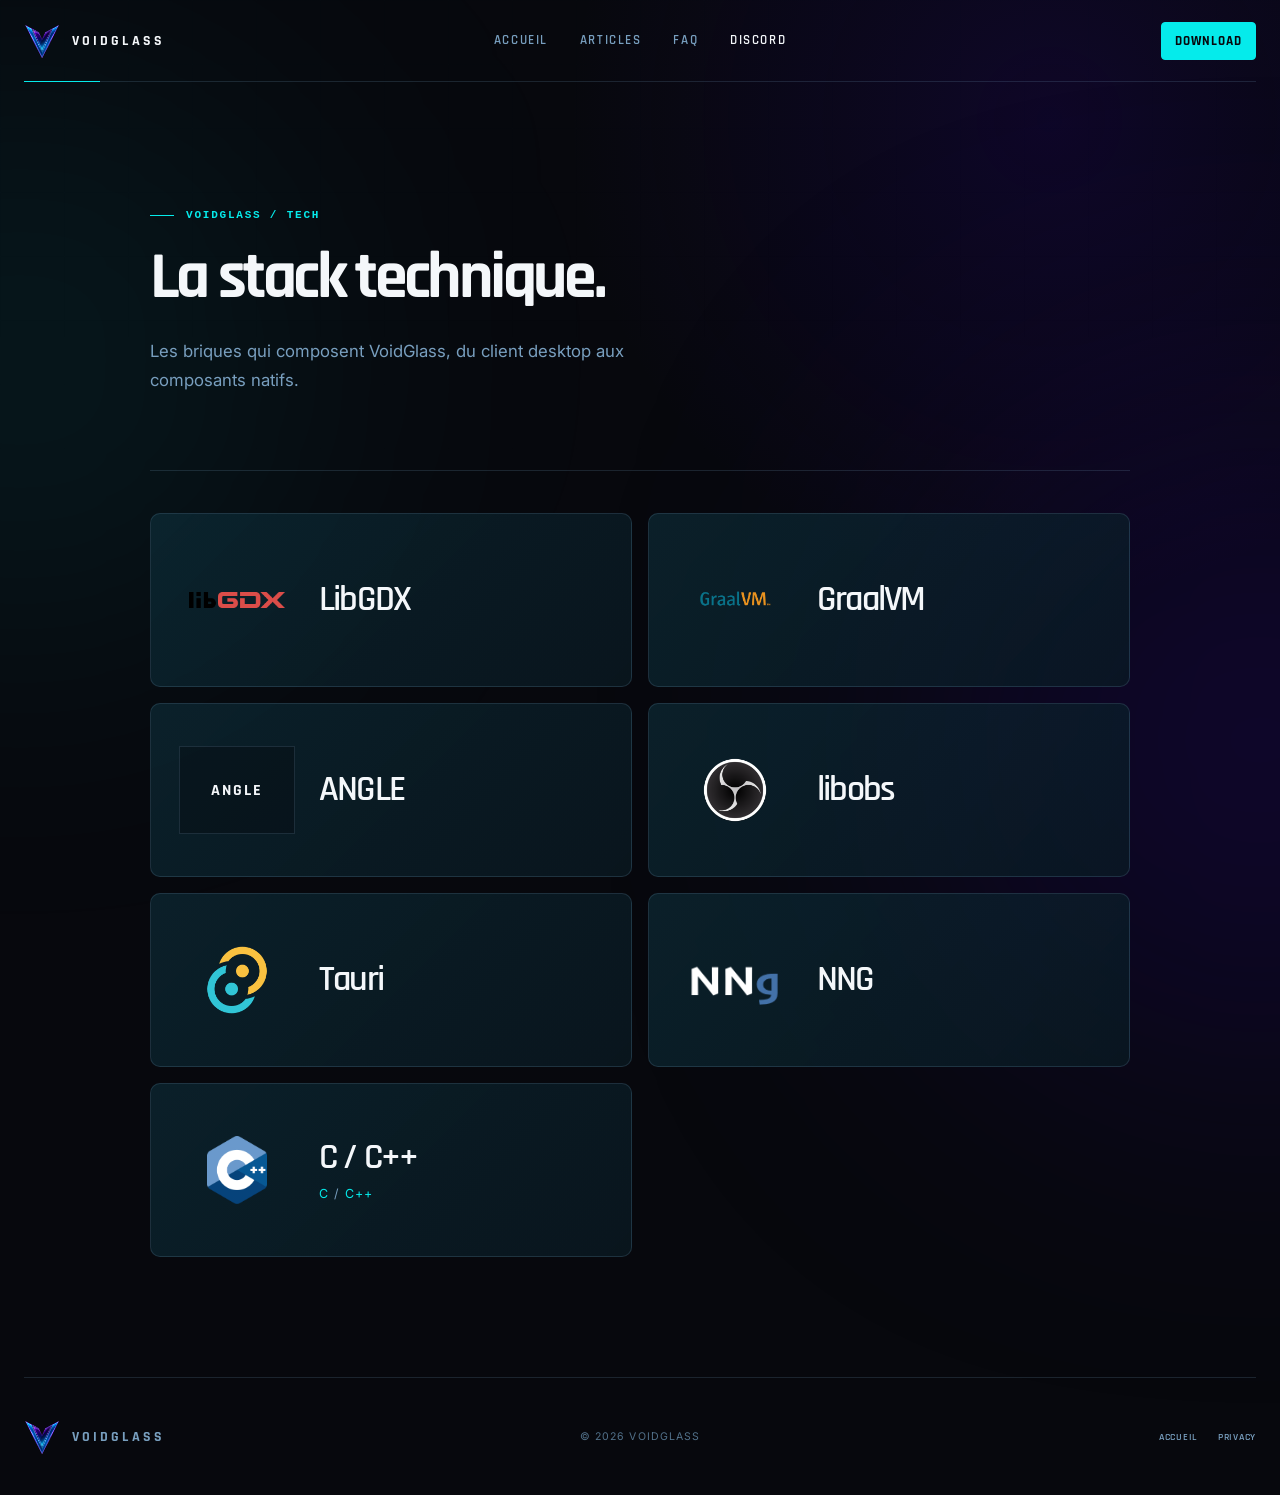
<file: stack.html>
<!doctype html>
<html lang="fr">
<head>
  <meta charset="UTF-8">
  <meta name="viewport" content="width=device-width, initial-scale=1.0">
  <meta name="description" content="Les technologies utilisées par VoidGlass.">
  <meta name="theme-color" content="#07080D">
  <title>Stack technique — VoidGlass</title>
  <link rel="icon" href="assets/images/favicon.ico">
  <link rel="stylesheet" href="assets/css/styles.css">
</head>
<body>
  <div class="ambient ambient-blue" aria-hidden="true"></div>
  <div class="ambient ambient-purple" aria-hidden="true"></div>

  <header class="site-header">
    <a class="brand" href="index.html" aria-label="VoidGlass, accueil"><span class="brand-mark"><img src="assets/images/VoidGlass.png" alt=""></span><span>VOIDGLASS</span></a>
    <nav aria-label="Navigation principale"><a href="index.html">Accueil</a><a href="articles/index.html">Articles</a><a href="faq.html">FAQ</a><a href="#" class="discord-link" data-discord>Discord</a></nav>
    <div class="header-actions"><a class="header-download" href="#" data-download>Download</a></div>
  </header>

  <main class="stack-page">
    <header class="stack-header">
      <p class="eyebrow">VOIDGLASS / TECH</p>
      <h1>La stack technique.</h1>
      <p>Les briques qui composent VoidGlass, du client desktop aux composants natifs.</p>
    </header>

    <section class="tech-grid" aria-label="Technologies utilisées">
      <a class="tech-card" href="https://github.com/libgdx/libgdx" target="_blank" rel="noopener noreferrer"><img src="assets/logo/libgdx.png" alt="Logo LibGDX"><div><h2>LibGDX</h2></div></a>
      <a class="tech-card" href="https://github.com/oracle/graal" target="_blank" rel="noopener noreferrer"><img src="assets/logo/graalvm.png" alt="Logo GraalVM"><div><h2>GraalVM</h2></div></a>
      <a class="tech-card" href="https://github.com/google/angle" target="_blank" rel="noopener noreferrer"><div class="tech-wordmark" aria-hidden="true">ANGLE</div><div><h2>ANGLE</h2></div></a>
      <a class="tech-card" href="https://github.com/obsproject/obs-studio" target="_blank" rel="noopener noreferrer"><img src="assets/logo/obs.png" alt="Logo libobs"><div><h2>libobs</h2></div></a>
      <a class="tech-card" href="https://github.com/tauri-apps/tauri" target="_blank" rel="noopener noreferrer"><img src="assets/logo/tauri.png" alt="Logo Tauri"><div><h2>Tauri</h2></div></a>
      <a class="tech-card" href="https://github.com/nanomsg/nng" target="_blank" rel="noopener noreferrer"><img src="assets/logo/nng.png" alt="Logo NNG"><div><h2>NNG</h2></div></a>
      <article class="tech-card tech-card-languages"><img src="assets/logo/cpp.png" alt="Logo C++"><div><h2>C / C++</h2><p><a href="https://www.c-language.org/" target="_blank" rel="noopener noreferrer">C</a><span aria-hidden="true"> / </span><a href="https://isocpp.org/" target="_blank" rel="noopener noreferrer">C++</a></p></div></article>
    </section>
  </main>

  <footer>
    <a class="brand footer-brand" href="index.html"><span class="brand-mark"><img src="assets/images/VoidGlass.png" alt=""></span><span>VOIDGLASS</span></a>
    <p>© <span id="year"></span> VOIDGLASS</p>
    <nav class="footer-links" aria-label="Liens complémentaires"><a href="index.html">Accueil</a><a href="privacy.html">Privacy</a></nav>
  </footer>

  <script src="assets/js/main.js"></script>
  <script data-goatcounter="https://voidglass.goatcounter.com/count" async src="//gc.zgo.at/count.js"></script>
</body>
</html>
</file>
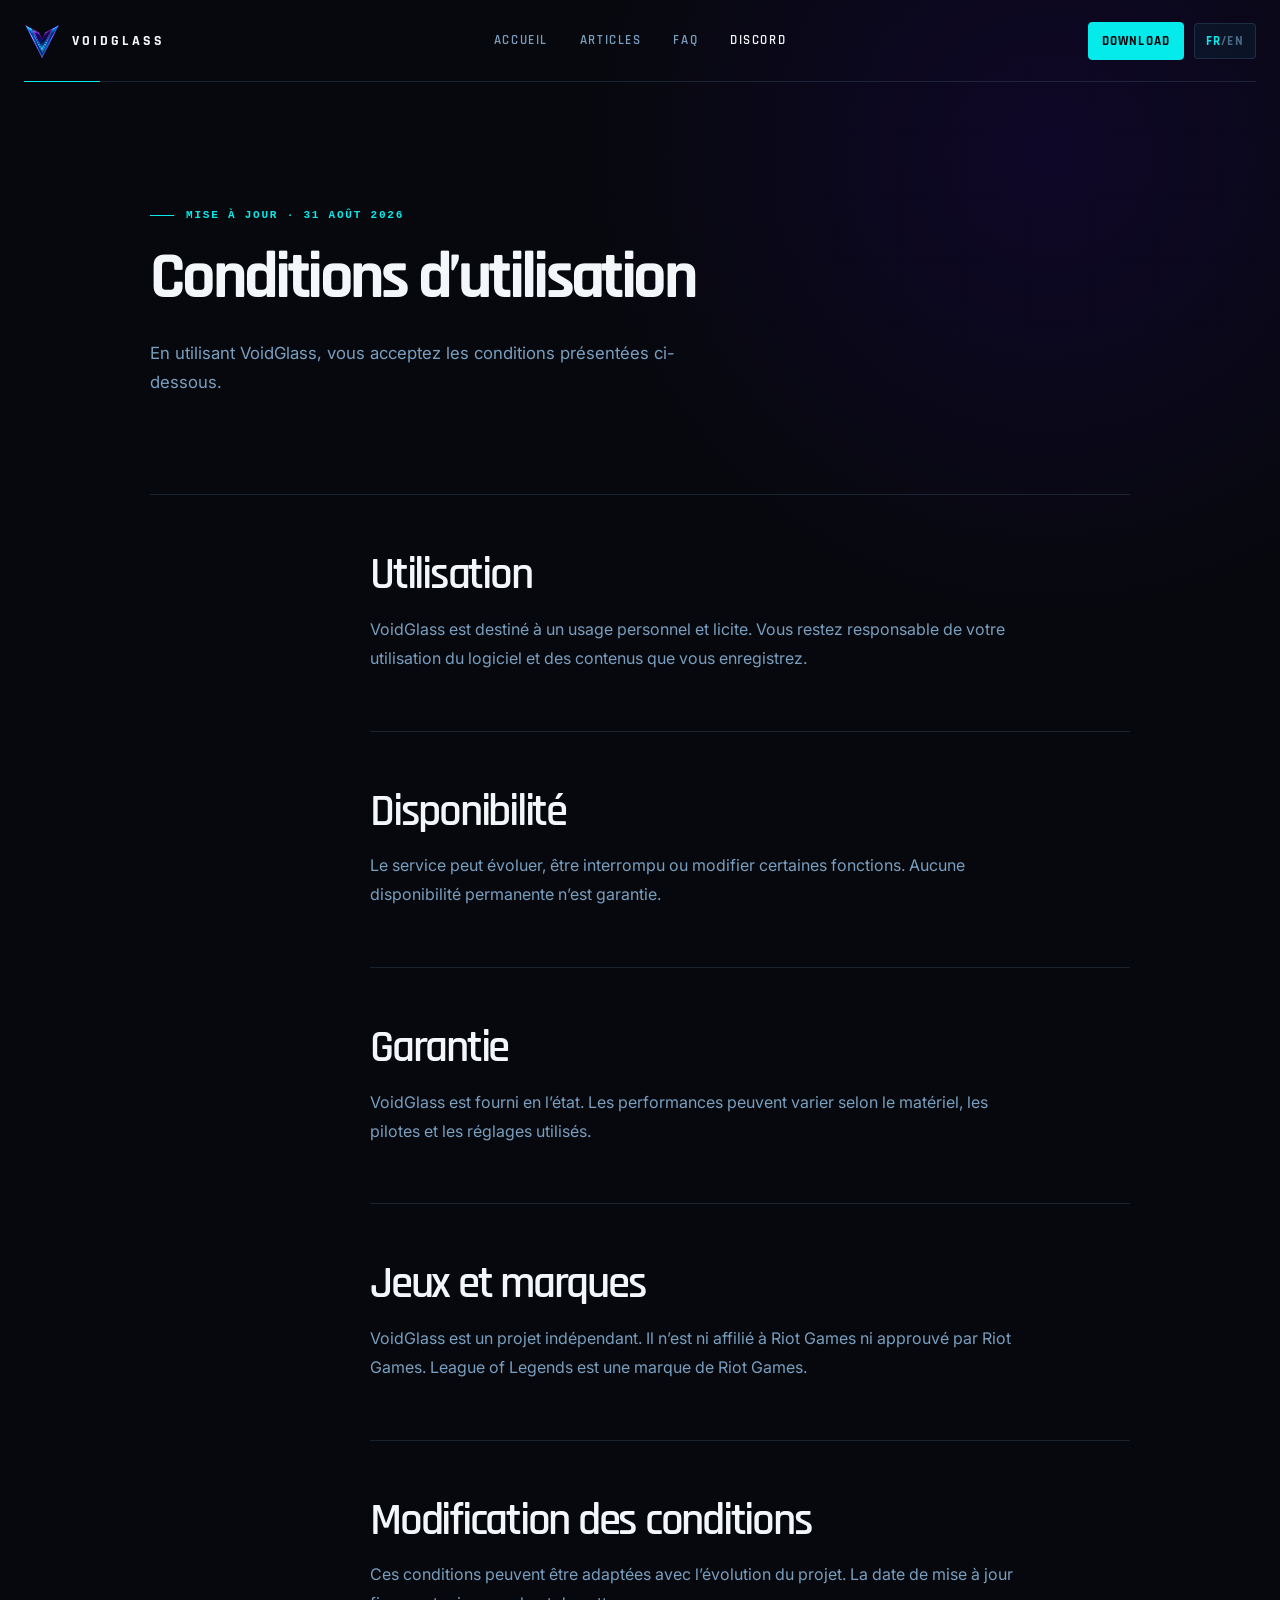
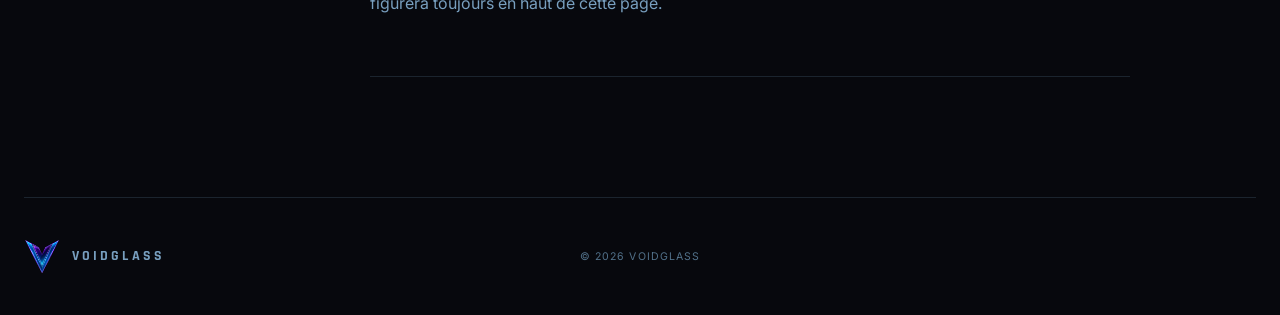
<file: terms.html>
<!doctype html>
<html lang="fr">
<head>
  <meta charset="UTF-8">
  <meta name="viewport" content="width=device-width, initial-scale=1.0">
  <meta name="description" content="Conditions d’utilisation de VoidGlass." data-i18n-content="meta.description">
  <meta name="theme-color" content="#07080D">
  <title>Conditions — VoidGlass</title>
  <link rel="icon" href="assets/images/favicon.ico">
  <link rel="stylesheet" href="assets/css/styles.css">
</head>
<body>
  <header class="site-header">
    <a class="brand" href="index.html" aria-label="VoidGlass, accueil"><span class="brand-mark"><img src="assets/images/VoidGlass.png" alt=""></span><span>VOIDGLASS</span></a>
    <nav><a href="index.html" data-i18n="nav.home">Accueil</a><a href="articles/index.html" data-i18n="nav.articles">Articles</a><a href="faq.html">FAQ</a><a href="#" class="discord-link" data-discord>Discord</a></nav>
    <div class="header-actions"><a class="header-download" href="#" data-download>Download</a><button class="language-switch" type="button" aria-label="Switch to English"><span class="active" data-language="fr">FR</span><span aria-hidden="true">/</span><span data-language="en">EN</span></button></div>
  </header>

  <main class="content-page legal-page">
    <header class="content-header">
      <p class="eyebrow" data-i18n="page.updated">MISE À JOUR · 31 AOÛT 2026</p>
      <h1 data-i18n="page.title">Conditions d’utilisation</h1>
      <p data-i18n="page.intro">En utilisant VoidGlass, vous acceptez les conditions présentées ci-dessous.</p>
    </header>
    <section class="legal-content">
      <article><h2 data-i18n="use.title">Utilisation</h2><p data-i18n="use.body">VoidGlass est destiné à un usage personnel et licite. Vous restez responsable de votre utilisation du logiciel et des contenus que vous enregistrez.</p></article>
      <article><h2 data-i18n="availability.title">Disponibilité</h2><p data-i18n="availability.body">Le service peut évoluer, être interrompu ou modifier certaines fonctions. Aucune disponibilité permanente n’est garantie.</p></article>
      <article><h2 data-i18n="warranty.title">Garantie</h2><p data-i18n="warranty.body">VoidGlass est fourni en l’état. Les performances peuvent varier selon le matériel, les pilotes et les réglages utilisés.</p></article>
      <article><h2 data-i18n="game.title">Jeux et marques</h2><p data-i18n="game.body">VoidGlass est un projet indépendant. Il n’est ni affilié à Riot Games ni approuvé par Riot Games. League of Legends est une marque de Riot Games.</p></article>
      <article><h2 data-i18n="changes.title">Modification des conditions</h2><p data-i18n="changes.body">Ces conditions peuvent être adaptées avec l’évolution du projet. La date de mise à jour figurera toujours en haut de cette page.</p></article>
    </section>
  </main>

  <footer><a class="brand footer-brand" href="index.html"><span class="brand-mark"><img src="assets/images/VoidGlass.png" alt=""></span><span>VOIDGLASS</span></a><p>© <span id="year"></span> VOIDGLASS</p></footer>
  <script src="assets/lang/terms/index.fr.js"></script>
  <script src="assets/lang/terms/index.en.js"></script>
  <script src="assets/js/main.js"></script>
  <script data-goatcounter="https://voidglass.goatcounter.com/count" async src="//gc.zgo.at/count.js"></script>
</body>
</html>
</file>
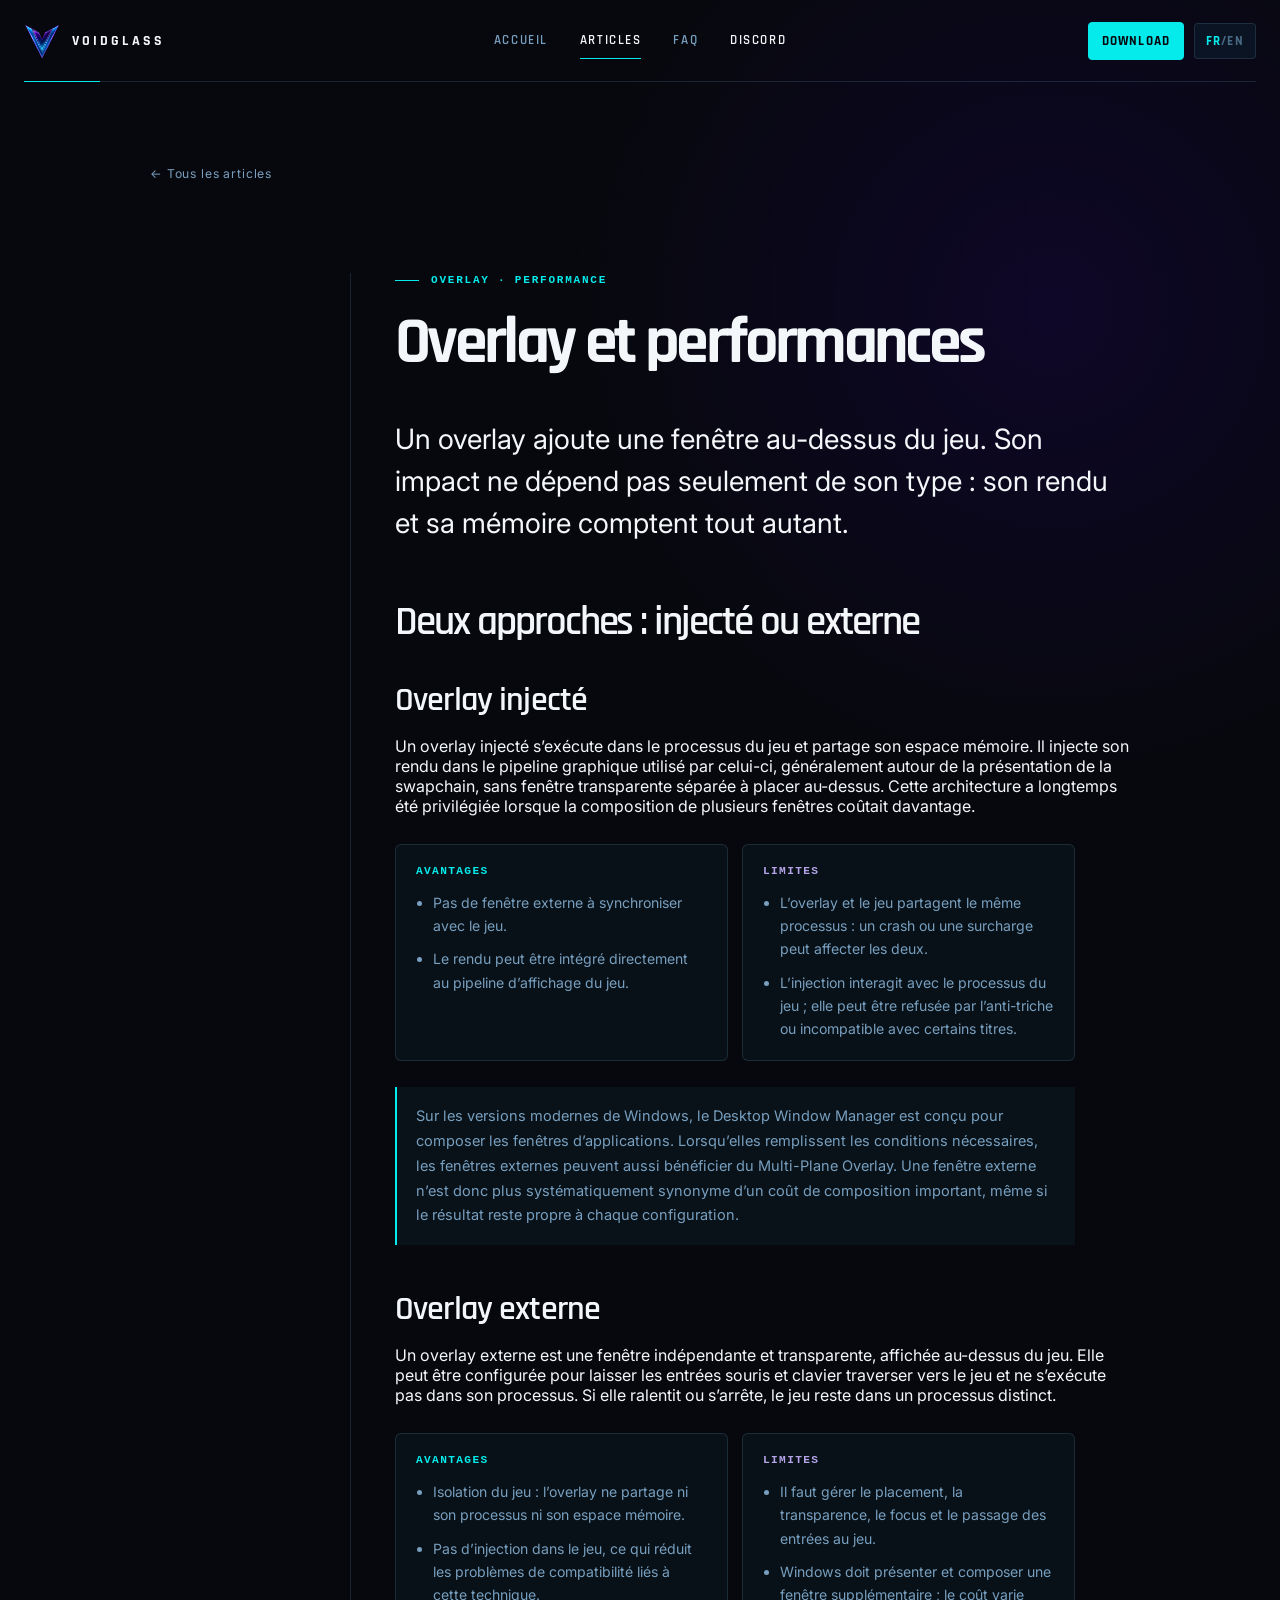
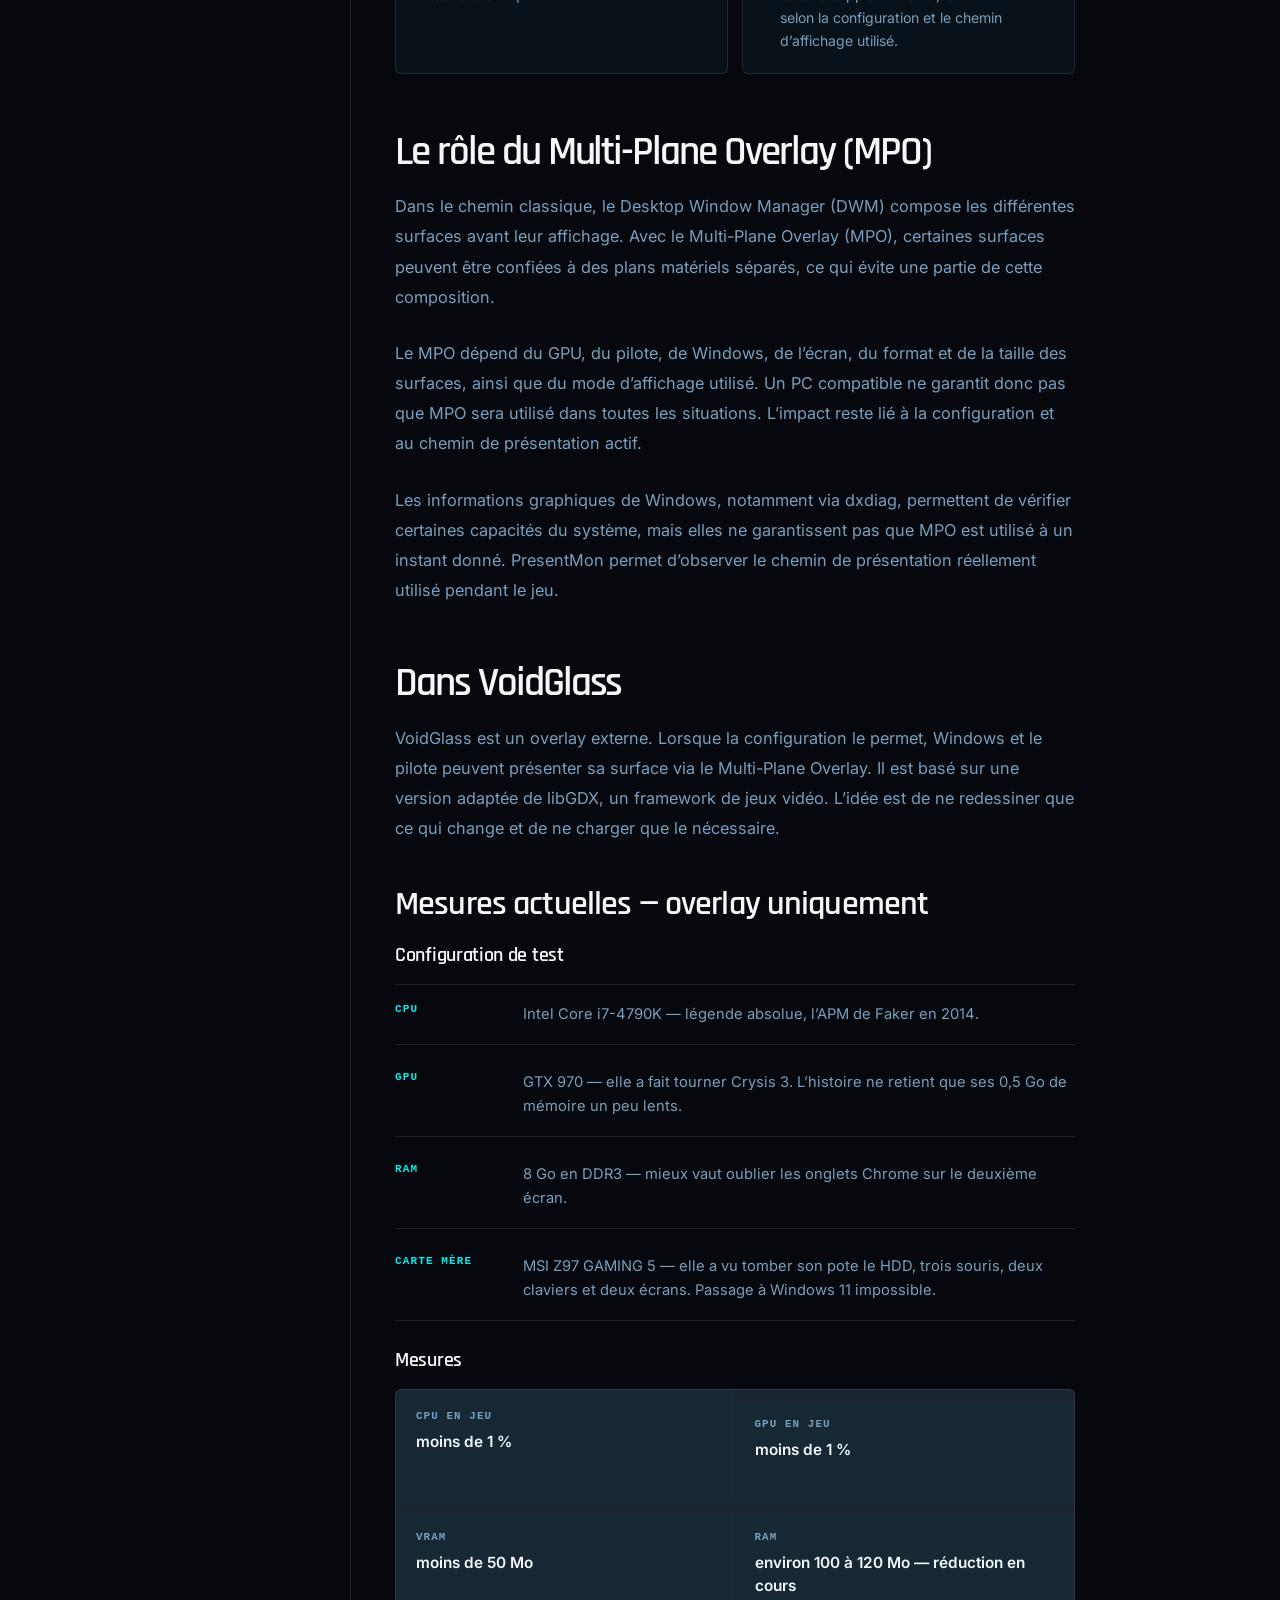
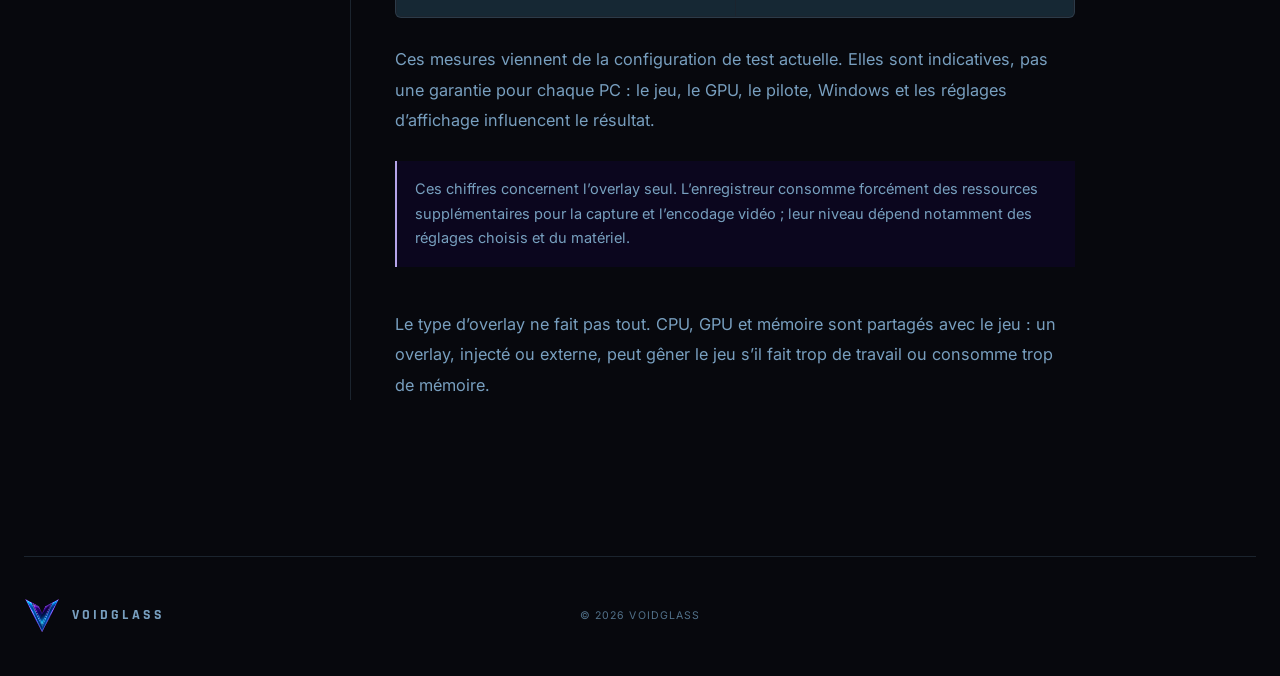
<file: articles/overlay.html>
<!doctype html>
<html lang="fr">
<head>
  <meta charset="UTF-8">
  <meta name="viewport" content="width=device-width, initial-scale=1.0">
  <meta name="description" content="Les choix de performance de l’overlay VoidGlass." data-i18n-content="meta.description">
  <meta name="theme-color" content="#07080D">
  <title>Overlay performance — VoidGlass</title>
  <link rel="icon" href="../assets/images/favicon.ico">
  <link rel="stylesheet" href="../assets/css/styles.css">
</head>
<body>
  <header class="site-header">
    <a class="brand" href="../index.html" aria-label="VoidGlass, accueil"><span class="brand-mark"><img src="../assets/images/VoidGlass.png" alt=""></span><span>VOIDGLASS</span></a>
    <nav aria-label="Navigation principale"><a href="../index.html" data-i18n="nav.home">Accueil</a><a href="index.html" class="current" data-i18n="nav.articles">Articles</a><a href="../faq.html">FAQ</a><a href="#" class="discord-link" data-discord>Discord</a></nav>
    <div class="header-actions"><a class="header-download" href="#" data-download>Download</a><button class="language-switch" type="button" aria-label="Switch to English"><span class="active" data-language="fr">FR</span><span aria-hidden="true">/</span><span data-language="en">EN</span></button></div>
  </header>
  <main class="article-page">
    <a class="back-link" href="index.html" data-i18n="nav.back">← Tous les articles</a>
    <article>
      <p class="eyebrow" data-i18n="article.category">OVERLAY · PERFORMANCE</p>
      <h1 data-i18n="article.title">Overlay et performances</h1>
      <p class="article-lead" data-i18n="article.lead">Un overlay permet de rajouter de l'affichage par dessus</p>
      <h2 data-i18n="section.types.title">Deux approches : injecté ou externe</h2>
      <section class="approach" aria-labelledby="injected-title">
        <h3 id="injected-title" data-i18n="section.injected.title">Overlay injecté</h3>
        <p data-i18n="section.injected.p">Un overlay injecté s’exécute dans le processus du jeu et partage son espace mémoire. Il injecte son rendu dans le pipeline graphique utilisé par celui-ci, généralement autour de la présentation de la swapchain, sans fenêtre transparente séparée à placer au-dessus. Cette architecture a longtemps été privilégiée lorsque la composition de plusieurs fenêtres coûtait davantage.</p>
        <div class="approach-tradeoffs">
          <section class="tradeoff tradeoff-pros" aria-labelledby="injected-pros-title">
            <h4 id="injected-pros-title" data-i18n="section.injected.pros.title">Avantages</h4>
            <ul>
              <li data-i18n="section.injected.pros.1">Pas de fenêtre externe à synchroniser avec le jeu.</li>
              <li data-i18n="section.injected.pros.2">Le rendu peut être intégré directement au pipeline d’affichage du jeu.</li>
            </ul>
          </section>
          <section class="tradeoff tradeoff-cons" aria-labelledby="injected-cons-title">
            <h4 id="injected-cons-title" data-i18n="section.injected.cons.title">Limites</h4>
            <ul>
              <li data-i18n="section.injected.cons.1">L’overlay et le jeu partagent le même processus : un crash ou une surcharge peut affecter les deux.</li>
              <li data-i18n="section.injected.cons.2">L’injection interagit avec le processus du jeu ; elle peut être refusée par l’anti-triche ou incompatible avec certains titres.</li>
            </ul>
          </section>
        </div>
        <p class="approach-note" data-i18n="section.external.windows">Sur les versions modernes de Windows, le Desktop Window Manager est conçu pour composer les fenêtres d’applications. Lorsqu’elles remplissent les conditions nécessaires, les fenêtres externes peuvent aussi bénéficier du Multi-Plane Overlay. Une fenêtre externe n’est donc plus systématiquement synonyme d’un coût de composition important, même si le résultat reste propre à chaque configuration.</p>
      </section>
      <section class="approach" aria-labelledby="external-title">
        <h3 id="external-title" data-i18n="section.external.title">Overlay externe</h3>
        <p data-i18n="section.external.p">Un overlay externe est une fenêtre indépendante et transparente, affichée au-dessus du jeu. Elle peut être configurée pour laisser les entrées souris et clavier traverser vers le jeu et ne s’exécute pas dans son processus. Si elle ralentit ou s’arrête, le jeu reste dans un processus distinct.</p>
        <div class="approach-tradeoffs">
          <section class="tradeoff tradeoff-pros" aria-labelledby="external-pros-title">
            <h4 id="external-pros-title" data-i18n="section.external.pros.title">Avantages</h4>
            <ul>
              <li data-i18n="section.external.pros.1">Isolation du jeu : l’overlay ne partage ni son processus ni son espace mémoire.</li>
              <li data-i18n="section.external.pros.2">Pas d’injection dans le jeu, ce qui réduit les problèmes de compatibilité liés à cette technique.</li>
            </ul>
          </section>
          <section class="tradeoff tradeoff-cons" aria-labelledby="external-cons-title">
            <h4 id="external-cons-title" data-i18n="section.external.cons.title">Limites</h4>
            <ul>
              <li data-i18n="section.external.cons.1">Il faut gérer le placement, la transparence, le focus et le passage des entrées au jeu.</li>
              <li data-i18n="section.external.cons.2">Windows doit présenter et composer une fenêtre supplémentaire ; le coût varie selon la configuration et le chemin d’affichage utilisé.</li>
            </ul>
          </section>
        </div>
      </section>
      <h2 data-i18n="section.mpo.title">Le rôle du Multi-Plane Overlay (MPO)</h2>
      <p data-i18n="section.mpo.p1">Dans le chemin classique, le Desktop Window Manager (DWM) compose les différentes surfaces avant leur affichage. Avec le Multi-Plane Overlay (MPO), certaines surfaces peuvent être confiées à des plans matériels séparés, ce qui évite une partie de cette composition.</p>
      <p data-i18n="section.mpo.p2">Le MPO dépend du GPU, du pilote, de Windows, de l’écran, du format et de la taille des surfaces, ainsi que du mode d’affichage utilisé. Un PC compatible ne garantit donc pas que MPO sera utilisé dans toutes les situations. L’impact reste lié à la configuration et au chemin de présentation actif.</p>
      <p data-i18n="section.mpo.p3">Les informations graphiques de Windows, notamment via dxdiag, permettent de vérifier certaines capacités du système, mais elles ne garantissent pas que MPO est utilisé à un instant donné. PresentMon permet d’observer le chemin de présentation réellement utilisé pendant le jeu.</p>
      <h2 data-i18n="section.voidglass.title">Dans VoidGlass</h2>
      <p data-i18n="section.voidglass.p1">VoidGlass est un overlay externe. Lorsque la configuration le permet, Windows et le pilote peuvent présenter sa surface via le Multi-Plane Overlay. Il est basé sur une version adaptée de libGDX, un framework de jeux vidéo. L’idée est de ne redessiner que ce qui change et de ne charger que le nécessaire.</p>
      <h3 class="performance-title" data-i18n="section.voidglass.performance.title">Mesures actuelles — overlay uniquement</h3>
      <h4 class="test-system-title" data-i18n="section.voidglass.config.title">Configuration de test</h4>
      <ul class="test-system-list">
        <li><strong data-i18n="section.voidglass.config.cpu.label">CPU</strong><span data-i18n="section.voidglass.config.cpu.value">
          Intel Core i7-4790K — légende absolue, l’APM de Faker en 2014.</span></li>
        <li><strong data-i18n="section.voidglass.config.gpu.label">GPU</strong><span data-i18n="section.voidglass.config.gpu.value">
          GTX 970 — elle a fait tourner Crysis 3. L’histoire ne retient que ses 0,5 Go de mémoire un peu lents.</span></li>
        <li><strong data-i18n="section.voidglass.config.ram.label">RAM</strong><span data-i18n="section.voidglass.config.ram.value">
          8 Go en DDR3 — mieux vaut oublier les onglets Chrome sur le deuxième écran.</span></li>
        <li><strong data-i18n="section.voidglass.config.motherboard.label">Carte mère</strong><span data-i18n="section.voidglass.config.motherboard.value">
          MSI Z97 GAMING 5 — elle a vu tomber son pote le HDD, trois souris, deux claviers et deux écrans. Passage à Windows 11 impossible.</span></li>
      </ul>
      <h4 class="performance-subtitle" data-i18n="section.voidglass.performance.subtitle">Mesures</h4>
      <ul class="performance-list">
        <li><strong data-i18n="section.voidglass.performance.cpu.label">CPU en jeu</strong> <span data-i18n="section.voidglass.performance.cpu.value">moins de 1 %</span></li>
        <li><strong data-i18n="section.voidglass.performance.gpu.label">GPU en jeu</strong> <span data-i18n="section.voidglass.performance.gpu.value">moins de 1 %</span></li>
        <li><strong data-i18n="section.voidglass.performance.vram.label">VRAM</strong> <span data-i18n="section.voidglass.performance.vram.value">moins de 50 Mo</span></li>
        <li><strong data-i18n="section.voidglass.performance.ram.label">RAM</strong> <span data-i18n="section.voidglass.performance.ram.value">environ 100 à 120 Mo — réduction en cours</span></li>
      </ul>
      <p data-i18n="section.voidglass.p2">Ces mesures viennent de la configuration de test actuelle. Elles sont indicatives, pas une garantie pour chaque PC : le jeu, le GPU, le pilote, Windows et les réglages d’affichage influencent le résultat.</p>
      <p class="recorder-note" data-i18n="section.voidglass.recorder">Ces chiffres concernent l’overlay seul. L’enregistreur consomme forcément des ressources supplémentaires pour la capture et l’encodage vidéo ; leur niveau dépend notamment des réglages choisis et du matériel.</p>
      <p data-i18n="section.voidglass.p3">Le type d’overlay ne fait pas tout. CPU, GPU et mémoire sont partagés avec le jeu : un overlay, injecté ou externe, peut gêner le jeu s’il fait trop de travail ou consomme trop de mémoire.</p>
    </article>
  </main>
  <footer><a class="brand footer-brand" href="../index.html"><span class="brand-mark"><img src="../assets/images/VoidGlass.png" alt=""></span><span>VOIDGLASS</span></a><p>© <span id="year"></span> VOIDGLASS</p></footer>
  <script src="../assets/lang/articles/overlay/index.fr.js"></script>
  <script src="../assets/lang/articles/overlay/index.en.js"></script>
  <script src="../assets/js/main.js"></script>
  <script data-goatcounter="https://voidglass.goatcounter.com/count" async src="//gc.zgo.at/count.js"></script>
</body>
</html>
</file>
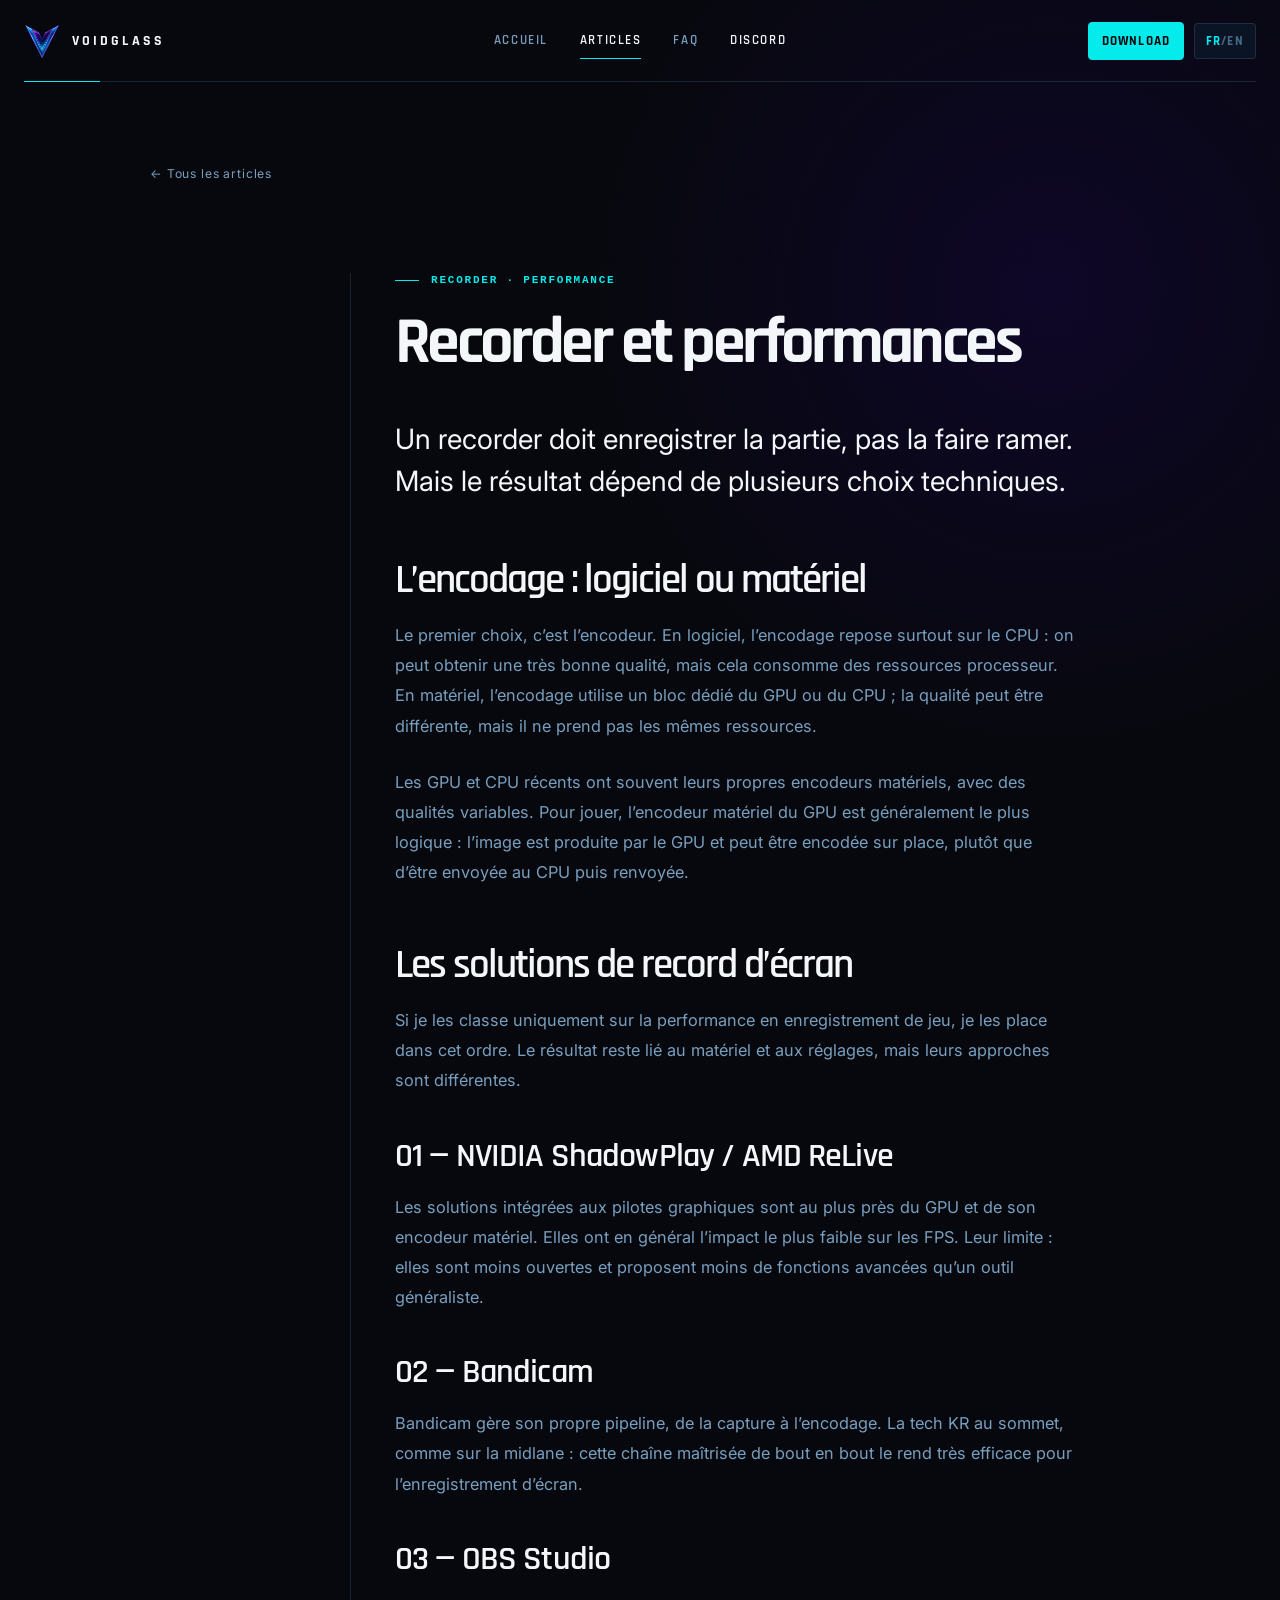
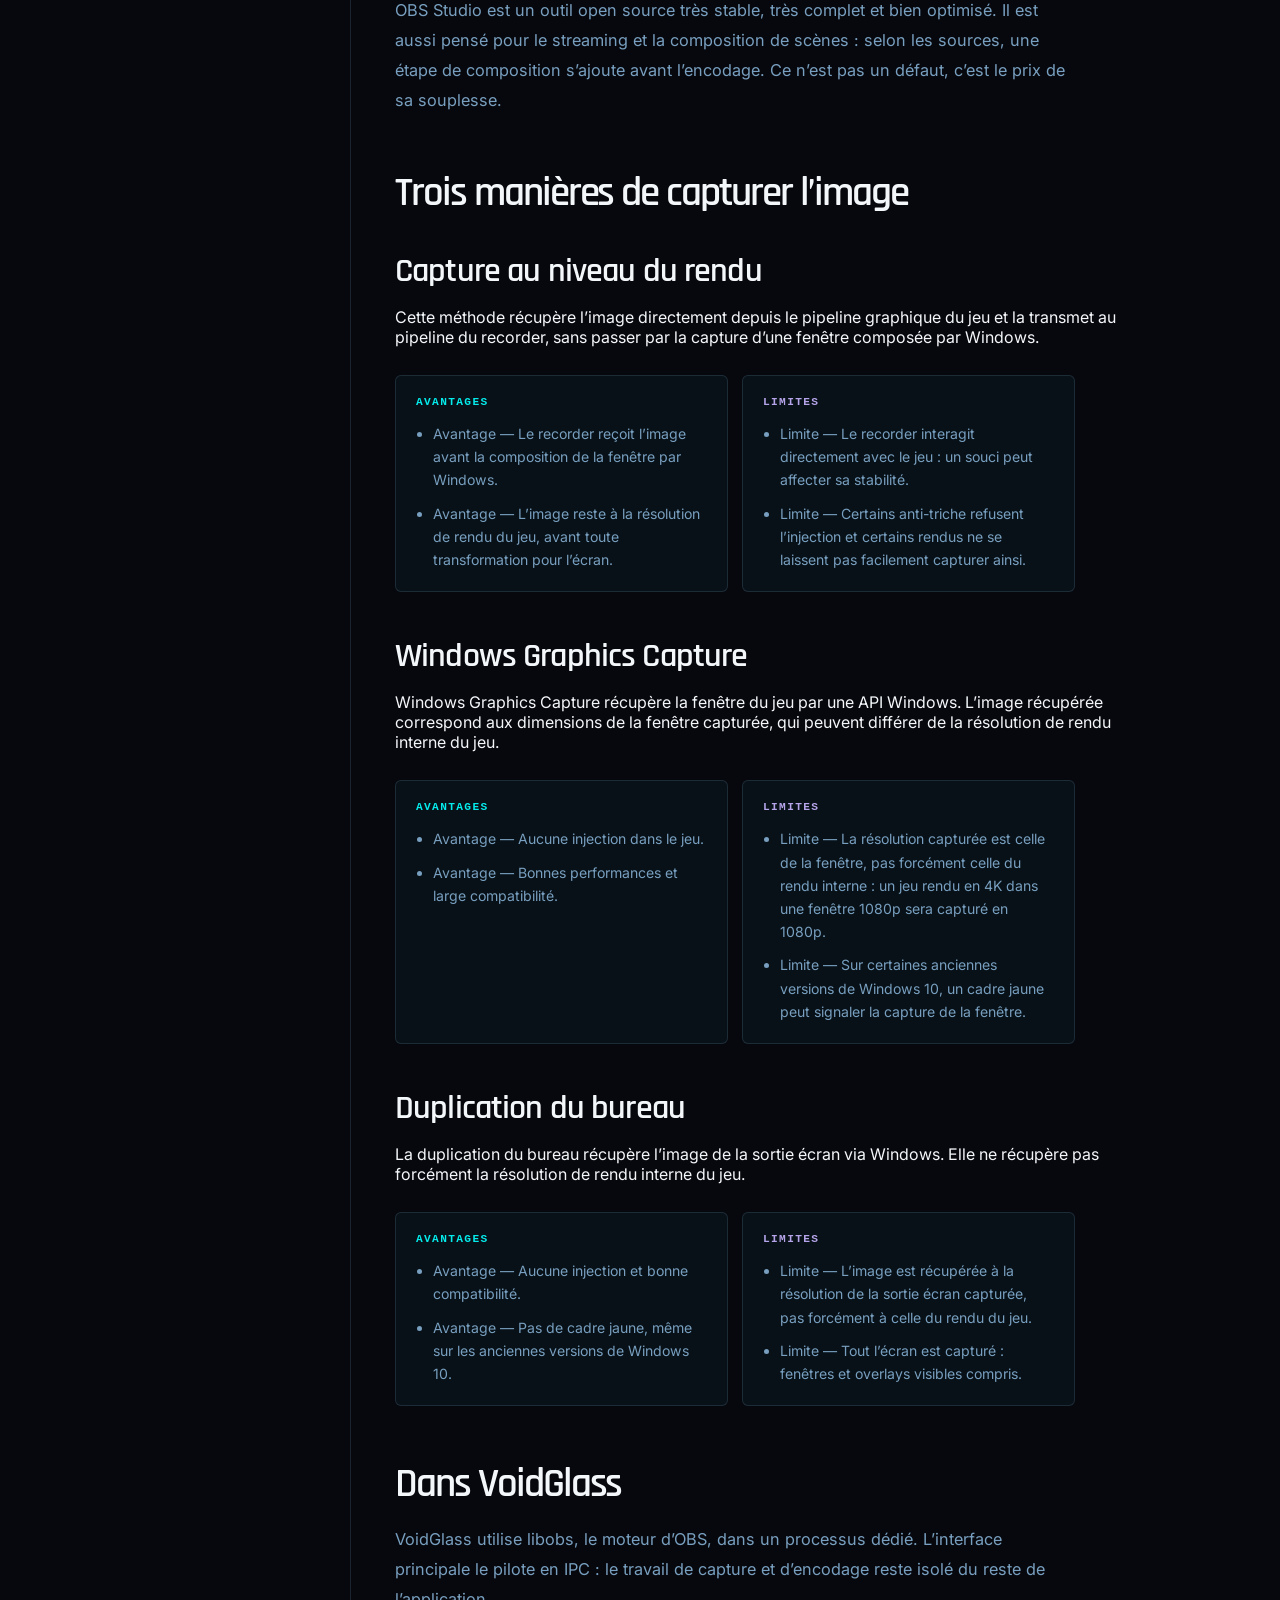
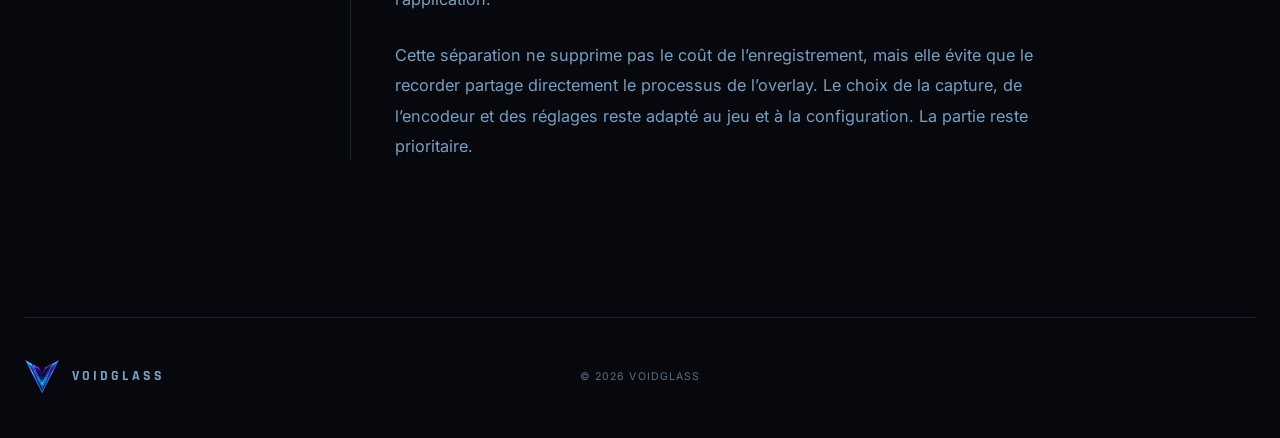
<file: articles/recorder.html>
<!doctype html>
<html lang="fr">
<head>
  <meta charset="UTF-8">
  <meta name="viewport" content="width=device-width, initial-scale=1.0">
  <meta name="description" content="Les choix de performance du recorder VoidGlass." data-i18n-content="meta.description">
  <meta name="theme-color" content="#07080D">
  <title>Recorder performance — VoidGlass</title>
  <link rel="icon" href="../assets/images/favicon.ico">
  <link rel="stylesheet" href="../assets/css/styles.css">
</head>
<body>
  <header class="site-header">
    <a class="brand" href="../index.html" aria-label="VoidGlass, accueil"><span class="brand-mark"><img src="../assets/images/VoidGlass.png" alt=""></span><span>VOIDGLASS</span></a>
    <nav aria-label="Navigation principale"><a href="../index.html" data-i18n="nav.home">Accueil</a><a href="index.html" class="current" data-i18n="nav.articles">Articles</a><a href="../faq.html">FAQ</a><a href="#" class="discord-link" data-discord>Discord</a></nav>
    <div class="header-actions"><a class="header-download" href="#" data-download>Download</a><button class="language-switch" type="button" aria-label="Switch to English"><span class="active" data-language="fr">FR</span><span aria-hidden="true">/</span><span data-language="en">EN</span></button></div>
  </header>
  <main class="article-page">
    <a class="back-link" href="index.html" data-i18n="nav.back">← Tous les articles</a>
    <article>
      <p class="eyebrow" data-i18n="article.category">RECORDER · PERFORMANCE</p>
      <h1 data-i18n="article.title">Recorder et performances</h1>
      <p class="article-lead" data-i18n="article.lead">Un recorder doit enregistrer la partie, pas la faire ramer. Mais le résultat dépend de plusieurs choix techniques.</p>
      <h2 data-i18n="section.encoding.title">L’encodage : logiciel ou matériel</h2>
      <p data-i18n="section.encoding.p1">Le premier choix, c’est l’encodeur.
        En logiciel, l’encodage repose surtout sur le CPU : on peut obtenir une très bonne qualité, mais cela consomme des ressources processeur.
        En matériel, l’encodage utilise un bloc dédié du GPU ou du CPU ; la qualité peut être différente, mais il ne prend pas les mêmes ressources.</p>
      <p data-i18n="section.encoding.p2">Les GPU et CPU récents ont souvent leurs propres encodeurs matériels, avec des qualités variables.
        Pour jouer, l’encodeur matériel du GPU est le plus logique : l’image est produite par le GPU et peut être encodée sur place, plutôt que d’être envoyée au CPU pour encodage.</p>
      <h2 data-i18n="section.tools.title">Les solutions de record d’écran</h2>
      <p data-i18n="section.tools.intro">Si je les classe uniquement sur la performance en enregistrement de jeu, je les place dans cet ordre. Le résultat reste lié au matériel et aux réglages, mais leurs approches sont différentes.</p>
      <h3 data-i18n="section.tools.rank1.title">01 — NVIDIA ShadowPlay / AMD ReLive</h3>
      <p data-i18n="section.tools.rank1.p">Les solutions intégrées aux pilotes graphiques sont au plus près du GPU et de son encodeur matériel. Elles ont en général l’impact le plus faible sur les FPS. Leur limite : elles sont moins ouvertes et proposent moins de fonctions avancées qu’un outil généraliste.</p>
      <h3 data-i18n="section.tools.rank2.title">02 — Bandicam</h3>
      <p data-i18n="section.tools.rank2.p">Bandicam gère son propre pipeline, de la capture à l’encodage. La tech KR au sommet, comme sur la midlane : cette chaîne maîtrisée de bout en bout le rend très efficace pour l’enregistrement d’écran.</p>
      <h3 data-i18n="section.tools.rank3.title">03 — OBS Studio</h3>
      <p data-i18n="section.tools.rank3.p">OBS Studio est un outil open source très stable, très complet et bien optimisé. Il est aussi pensé pour le streaming et la composition de scènes : selon les sources, une étape de composition s’ajoute avant l’encodage. Ce n’est pas un défaut, c’est le prix de sa souplesse.</p>
      <h2 data-i18n="section.capture.title">Trois manières de capturer l’image</h2>
      <section class="approach" aria-labelledby="hook-title">
        <h3 id="hook-title" data-i18n="section.capture.hook.title">Capture au niveau du rendu</h3>
        <p data-i18n="section.capture.hook.intro">Cette méthode récupère l’image directement depuis le pipeline graphique du jeu et la transmet au pipeline du recorder, sans passer par la capture d’une fenêtre composée par Windows.</p>
        <div class="approach-tradeoffs">
          <section class="tradeoff tradeoff-pros" aria-labelledby="hook-pros-title"><h4 id="hook-pros-title" data-i18n="section.capture.hook.pros.title">Avantages</h4><ul><li data-i18n="section.capture.hook.pro1">Le recorder reçoit l’image avant la composition de la fenêtre par Windows.</li><li data-i18n="section.capture.hook.pro2">L’image reste à la résolution de rendu du jeu, avant toute transformation pour l’écran.</li></ul></section>
          <section class="tradeoff tradeoff-cons" aria-labelledby="hook-cons-title"><h4 id="hook-cons-title" data-i18n="section.capture.hook.cons.title">Limites</h4><ul><li data-i18n="section.capture.hook.con1">Le recorder interagit directement avec le jeu : un souci peut affecter sa stabilité.</li><li data-i18n="section.capture.hook.con2">Certains anti-triche refusent l’injection et certains rendus ne se laissent pas facilement capturer ainsi.</li></ul></section>
        </div>
      </section>
      <section class="approach" aria-labelledby="wgc-title">
        <h3 id="wgc-title" data-i18n="section.capture.wgc.title">Windows Graphics Capture</h3>
        <p data-i18n="section.capture.wgc.intro">Windows Graphics Capture récupère la fenêtre du jeu par une API Windows. L’image récupérée correspond aux dimensions de la fenêtre capturée, qui peuvent différer de la résolution de rendu interne du jeu.</p>
        <div class="approach-tradeoffs">
          <section class="tradeoff tradeoff-pros" aria-labelledby="wgc-pros-title"><h4 id="wgc-pros-title" data-i18n="section.capture.wgc.pros.title">Avantages</h4><ul><li data-i18n="section.capture.wgc.pro1">Aucune injection dans le jeu.</li><li data-i18n="section.capture.wgc.pro2">Bonnes performances et large compatibilité.</li></ul></section>
          <section class="tradeoff tradeoff-cons" aria-labelledby="wgc-cons-title"><h4 id="wgc-cons-title" data-i18n="section.capture.wgc.cons.title">Limites</h4><ul><li data-i18n="section.capture.wgc.con1">La résolution capturée est celle de la fenêtre, pas forcément celle du rendu interne : un jeu rendu en 4K dans une fenêtre 1080p sera capturé en 1080p.</li><li data-i18n="section.capture.wgc.con2">Sur certaines anciennes versions de Windows 10, un cadre jaune peut signaler la capture de la fenêtre.</li></ul></section>
        </div>
      </section>
      <section class="approach" aria-labelledby="desktop-title">
        <h3 id="desktop-title" data-i18n="section.capture.desktop.title">Duplication du bureau</h3>
        <p data-i18n="section.capture.desktop.intro">La duplication du bureau récupère l’image de la sortie écran via Windows. Elle ne récupère pas forcément la résolution de rendu interne du jeu.</p>
        <div class="approach-tradeoffs">
          <section class="tradeoff tradeoff-pros" aria-labelledby="desktop-pros-title"><h4 id="desktop-pros-title" data-i18n="section.capture.desktop.pros.title">Avantages</h4><ul><li data-i18n="section.capture.desktop.pro1">Aucune injection et bonne compatibilité.</li><li data-i18n="section.capture.desktop.pro2">Pas de cadre jaune, même sur les anciennes versions de Windows 10.</li></ul></section>
          <section class="tradeoff tradeoff-cons" aria-labelledby="desktop-cons-title"><h4 id="desktop-cons-title" data-i18n="section.capture.desktop.cons.title">Limites</h4><ul><li data-i18n="section.capture.desktop.con1">L’image est récupérée à la résolution de la sortie écran capturée, pas forcément à celle du rendu du jeu.</li><li data-i18n="section.capture.desktop.con2">Tout l’écran est capturé : fenêtres et overlays visibles compris.</li></ul></section>
        </div>
      </section>
      <h2 data-i18n="section.voidglass.title">Dans VoidGlass</h2>
      <p data-i18n="section.voidglass.p1">VoidGlass utilise libobs, le moteur d’OBS, dans un processus dédié. L’interface principale le pilote en IPC : le travail de capture et d’encodage reste isolé du reste de l’application.</p>
      <p data-i18n="section.voidglass.p2">Cette séparation ne supprime pas le coût de l’enregistrement, mais elle évite que le recorder partage directement le processus de l’overlay. Le choix de la capture, de l’encodeur et des réglages reste adapté au jeu et à la configuration. La partie reste prioritaire.</p>
    </article>
  </main>
  <footer><a class="brand footer-brand" href="../index.html"><span class="brand-mark"><img src="../assets/images/VoidGlass.png" alt=""></span><span>VOIDGLASS</span></a><p>© <span id="year"></span> VOIDGLASS</p></footer>
  <script src="../assets/lang/articles/recorder/index.fr.js"></script>
  <script src="../assets/lang/articles/recorder/index.en.js"></script>
  <script src="../assets/js/main.js"></script>
  <script data-goatcounter="https://voidglass.goatcounter.com/count" async src="//gc.zgo.at/count.js"></script>
</body>
</html>
</file>
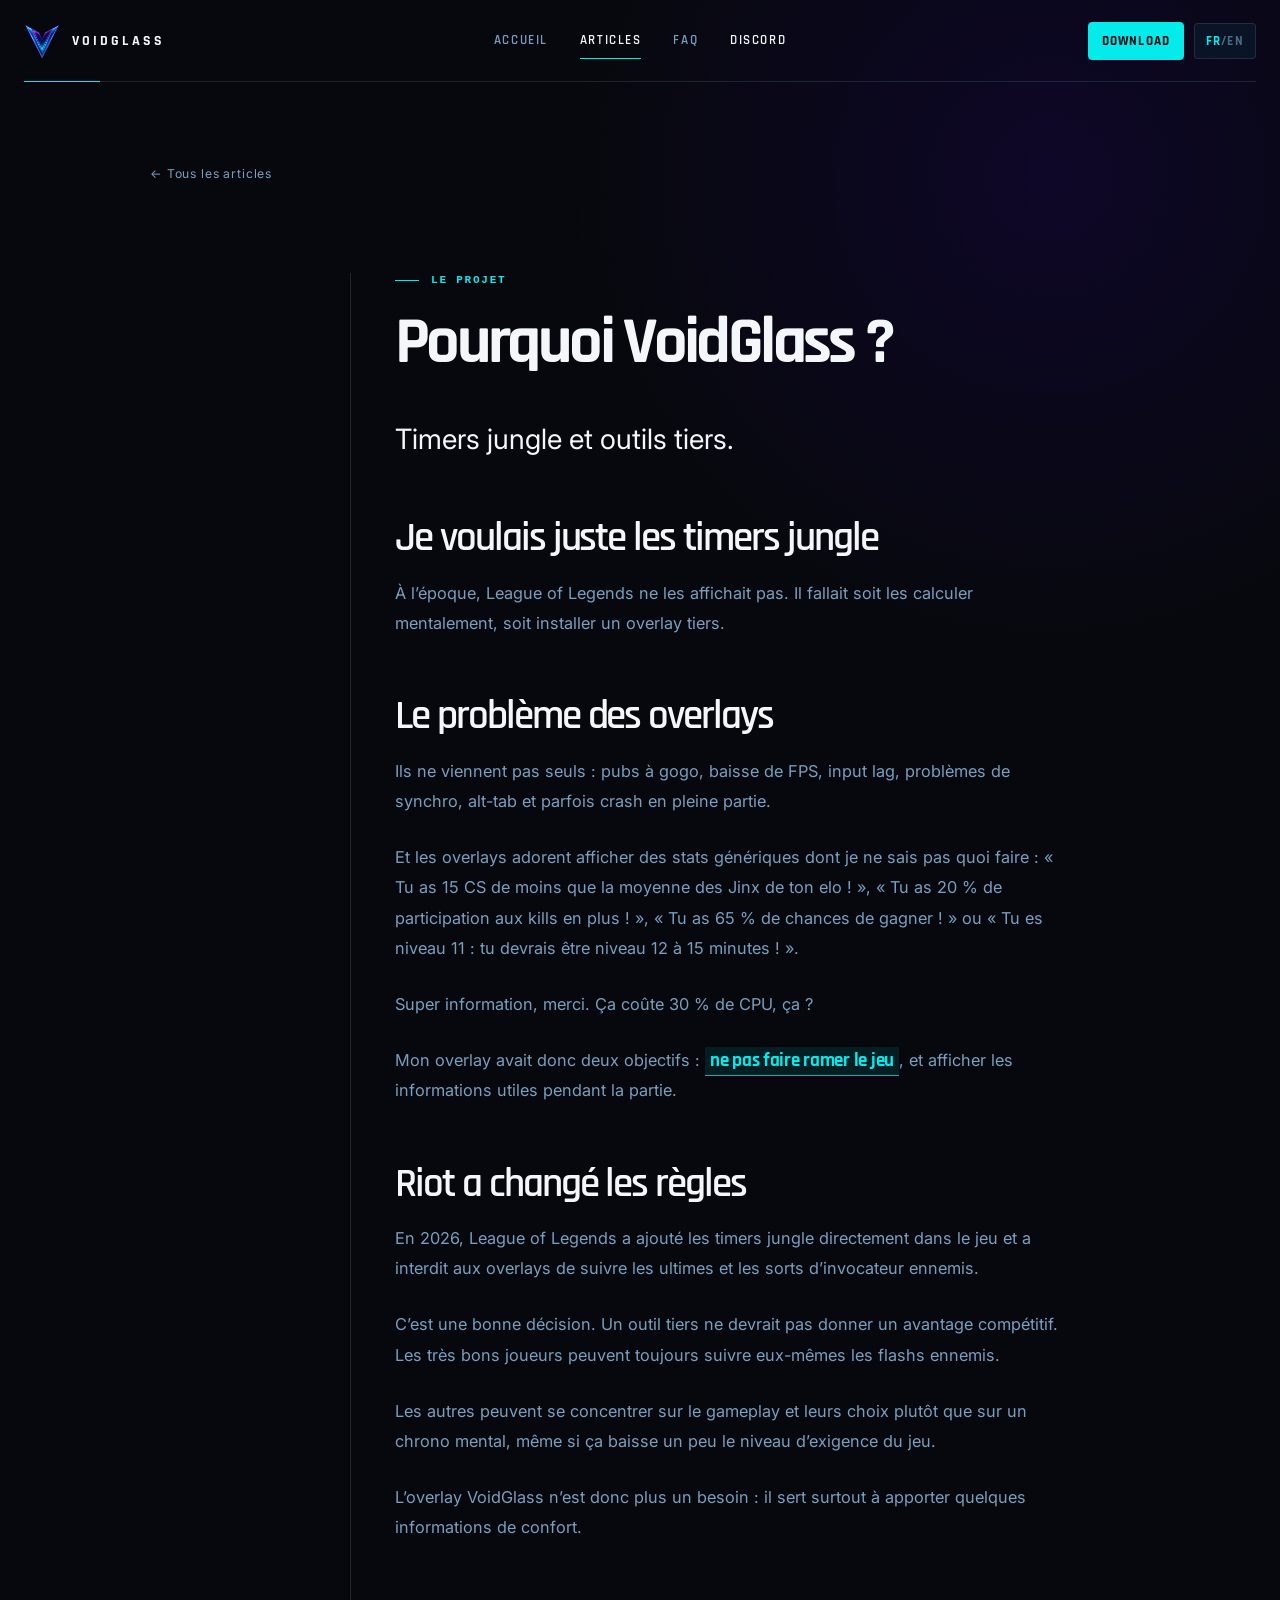
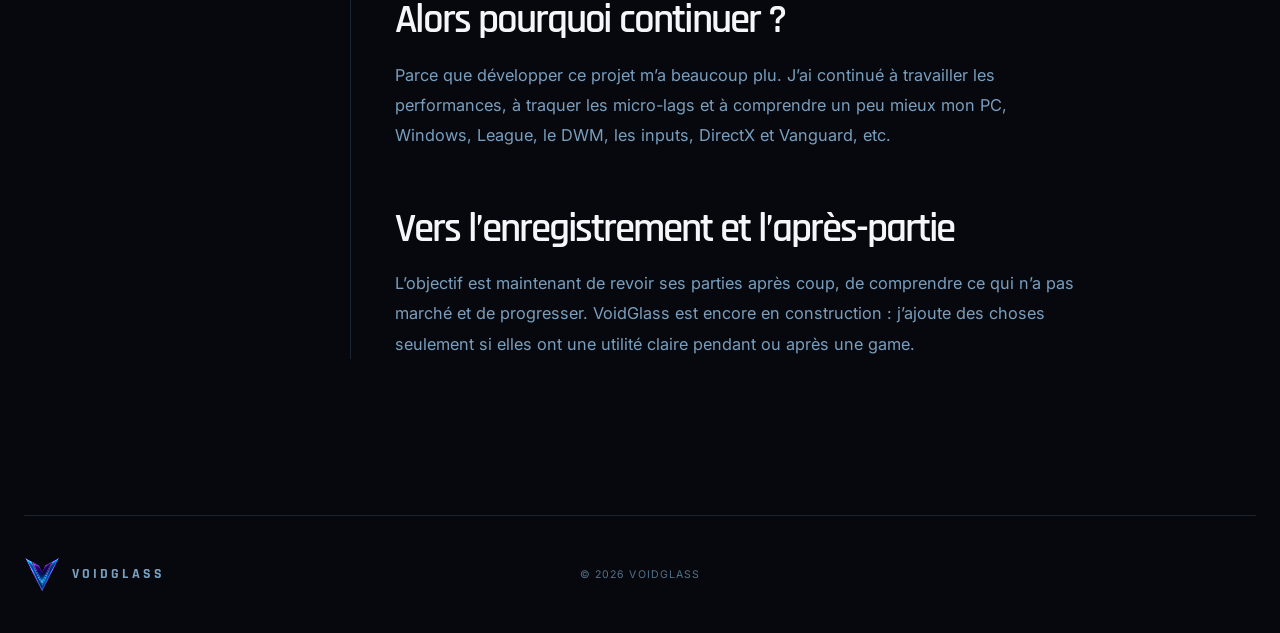
<file: articles/voidglass.html>
<!doctype html>
<html lang="fr">
<head>
  <meta charset="UTF-8">
  <meta name="viewport" content="width=device-width, initial-scale=1.0">
  <meta name="description" content="L’origine et l’évolution du projet VoidGlass." data-i18n-content="meta.description">
  <meta name="theme-color" content="#07080D">
  <title>Pourquoi VoidGlass ?</title>
  <link rel="icon" href="../assets/images/favicon.ico">
  <link rel="stylesheet" href="../assets/css/styles.css">
</head>
<body>
  <header class="site-header">
    <a class="brand" href="../index.html" aria-label="VoidGlass, accueil"><span class="brand-mark"><img src="../assets/images/VoidGlass.png" alt=""></span><span>VOIDGLASS</span></a>
    <nav aria-label="Navigation principale"><a href="../index.html" data-i18n="nav.home">Accueil</a><a href="index.html" class="current" data-i18n="nav.articles">Articles</a><a href="../faq.html">FAQ</a><a href="#" class="discord-link" data-discord>Discord</a></nav>
    <div class="header-actions"><a class="header-download" href="#" data-download>Download</a><button class="language-switch" type="button" aria-label="Switch to English"><span class="active" data-language="fr">FR</span><span aria-hidden="true">/</span><span data-language="en">EN</span></button></div>
  </header>
  <main class="article-page">
    <a class="back-link" href="index.html" data-i18n="nav.back">← Tous les articles</a>
    <article>
      <p class="eyebrow" data-i18n="article.category">LE PROJET</p>
      <h1 data-i18n="article.title">Pourquoi VoidGlass ?</h1>
      <p class="article-lead" data-i18n="article.lead">Timers jungle et outils tiers.</p>
      <h2 data-i18n="section.origin.title">Je voulais juste les timers jungle</h2>
      <p data-i18n="section.origin.p1">À l’époque, League of Legends ne les affichait pas. Il fallait soit les calculer mentalement, soit installer un overlay tiers.</p>
      <h2 data-i18n="section.problem.title">Le problème des overlays</h2>
      <p data-i18n="section.problem.p1">Ils ne viennent pas seuls : pubs à gogo, baisse de FPS, input lag, problèmes de synchro, alt-tab et parfois crash en pleine partie.</p>
      <p data-i18n="section.problem.p2">Et les overlays adorent afficher des stats génériques dont je ne sais pas quoi faire : « Tu as 15 CS de moins que la moyenne des Jinx de ton elo ! », « Tu as 20 % de participation aux kills en plus ! », « Tu as 65 % de chances de gagner ! » ou « Tu es niveau 11 : tu devrais être niveau 12 à 15 minutes ! ».</p>
      <p data-i18n="section.problem.p3">Super information, merci. Ça coûte 30 % de CPU, ça ?</p>
      <p><span data-i18n="section.problem.p4">Mon overlay avait donc deux objectifs : </span><strong class="performance-highlight" data-i18n="section.problem.objective">ne pas faire ramer le jeu</strong><span data-i18n="section.problem.p5">, et afficher les informations utiles pendant la partie.</span></p>
      <h2 data-i18n="section.change.title">2026, Riot a changé les règles</h2>
      <p data-i18n="section.change.p1">En 2026, League of Legends a ajouté les timers jungle directement dans le jeu puis a interdit aux overlays de suivre les ultimes et les sorts d’invocateur ennemis.</p>
      <p data-i18n="section.change.p2">C’est une bonne décision. Un outil tiers ne devrait pas donner un avantage compétitif. Les très bons joueurs peuvent toujours suivre eux-mêmes les flashs ennemis.</p>
      <p data-i18n="section.change.p3">Les autres peuvent se concentrer sur le gameplay et leurs choix plutôt que sur un chrono mental, même si ça baisse un peu le niveau d’exigence du jeu.</p>
      <p data-i18n="section.change.p4">L’overlay VoidGlass n’est donc plus un besoin : il sert surtout à apporter quelques informations de confort.</p>
      <h2 data-i18n="section.continue.title">Alors pourquoi continuer ?</h2>
      <p data-i18n="section.continue.p1">Parce que développer ce projet m’a beaucoup plu. J’ai continué à travailler les performances, à traquer les micro-lags et à comprendre un peu mieux mon PC, Windows, League, le DWM, les inputs, DirectX et Vanguard, etc.</p>
      <h2 data-i18n="section.recorder.title">Vers l’enregistrement et l’après-partie</h2>
      <p data-i18n="section.recorder.p1">L’objectif est maintenant de revoir ses parties après coup, de comprendre ce qui n’a pas marché et de progresser. VoidGlass est encore en construction : j’ajoute des choses seulement si elles ont une utilité claire pendant ou après une game.</p>
    </article>
  </main>
  <footer><a class="brand footer-brand" href="../index.html"><span class="brand-mark"><img src="../assets/images/VoidGlass.png" alt=""></span><span>VOIDGLASS</span></a><p>© <span id="year"></span> VOIDGLASS</p></footer>
  <script src="../assets/lang/articles/voidglass/index.fr.js"></script>
  <script src="../assets/lang/articles/voidglass/index.en.js"></script>
  <script src="../assets/js/main.js"></script>
  <script data-goatcounter="https://voidglass.goatcounter.com/count" async src="//gc.zgo.at/count.js"></script>
</body>
</html>
</file>
<file: assets/css/styles.css>
@font-face {
  font-family: "Inter";
  src: url("../fonts/inter/Inter-VariableFont_opsz,wght.ttf") format("truetype");
  font-style: normal;
  font-weight: 100 900;
  font-display: swap;
}

@font-face {
  font-family: "Rajdhani";
  src: url("../fonts/Rajdhani/Rajdhani-Regular.ttf") format("truetype");
  font-style: normal;
  font-weight: 400;
  font-display: swap;
}

@font-face {
  font-family: "Rajdhani";
  src: url("../fonts/Rajdhani/Rajdhani-Medium.ttf") format("truetype");
  font-style: normal;
  font-weight: 500;
  font-display: swap;
}

@font-face {
  font-family: "Rajdhani";
  src: url("../fonts/Rajdhani/Rajdhani-SemiBold.ttf") format("truetype");
  font-style: normal;
  font-weight: 600;
  font-display: swap;
}

@font-face {
  font-family: "Rajdhani";
  src: url("../fonts/Rajdhani/Rajdhani-Bold.ttf") format("truetype");
  font-style: normal;
  font-weight: 700;
  font-display: swap;
}

:root {
  --background: #07080d;
  --surface: #0e3442;
  --surface-dark: #0a1b24;
  --surface-soft: rgba(14, 52, 66, 0.54);
  --cyan: #05ebeb;
  --cyan-soft: rgba(5, 235, 235, 0.13);
  --purple: #280387;
  --text: #f4f7fa;
  --muted: #789fbf;
  --line: rgba(120, 159, 191, 0.19);
  --line-strong: rgba(5, 235, 235, 0.4);
  --max-width: 1360px;
  --radius: 10px;
  --font-body: "Inter", "Segoe UI", Arial, sans-serif;
  --font-display: "Rajdhani", "Arial Narrow", sans-serif;
}

* { box-sizing: border-box; }
html { scroll-behavior: smooth; color-scheme: dark; }
body {
  margin: 0;
  overflow-x: hidden;
  color: var(--text);
  background: radial-gradient(circle at 82% 8%, rgba(40, 3, 135, 0.22), transparent 30rem), var(--background);
  font-family: var(--font-body);
  -webkit-font-smoothing: antialiased;
}
body.carousel-open { overflow: hidden; }
body.carousel-open::after { position: fixed; inset: 0; z-index: 10; content: ""; background: rgba(0, 0, 0, 0.76); backdrop-filter: blur(8px); }
body::before {
  position: fixed;
  inset: 0;
  z-index: -1;
  pointer-events: none;
  content: "";
  opacity: 0.22;
  background-image: linear-gradient(rgba(120, 159, 191, 0.035) 1px, transparent 1px), linear-gradient(90deg, rgba(120, 159, 191, 0.035) 1px, transparent 1px);
  background-size: 64px 64px;
  mask-image: linear-gradient(to bottom, black, transparent 75%);
}
::selection { color: var(--background); background: var(--cyan); }
a { color: inherit; text-decoration: none; }
button { color: inherit; font: inherit; }
img { max-width: 100%; }

.ambient { position: absolute; z-index: -1; border-radius: 50%; pointer-events: none; filter: blur(140px); }
.ambient-blue { top: 80px; left: -260px; width: 560px; height: 560px; background: rgba(5, 235, 235, 0.08); }
.ambient-purple { top: 400px; right: -320px; width: 680px; height: 680px; background: rgba(40, 3, 135, 0.25); }

.site-header, main, footer { width: min(calc(100% - 48px), var(--max-width)); margin-inline: auto; }
.site-header {
  position: relative;
  z-index: 5;
  display: grid;
  grid-template-columns: 1fr auto 1fr;
  align-items: center;
  height: 82px;
  border-bottom: 1px solid var(--line);
}
.site-header::after { position: absolute; bottom: -1px; left: 0; width: 76px; height: 1px; content: ""; background: var(--cyan); }
.brand { display: inline-flex; align-items: center; gap: 12px; width: fit-content; font-family: var(--font-display); font-size: 0.88rem; font-weight: 700; letter-spacing: 0.22em; }
.brand-mark { display: grid; width: 36px; height: 36px; place-items: center; letter-spacing: 0; }
.brand-mark img { display: block; width: 34px; height: 34px; object-fit: contain; }
nav { display: flex; align-items: center; gap: 32px; }
nav a { position: relative; color: var(--muted); font-family: var(--font-display); font-size: 0.82rem; font-weight: 600; letter-spacing: 0.12em; text-transform: uppercase; transition: color 160ms ease; }
nav a:hover, nav .current { color: var(--text); }
nav .current::after { position: absolute; right: 0; bottom: -10px; left: 0; height: 1px; content: ""; background: var(--cyan); }
.discord-link { color: var(--text); }
.header-actions { display: flex; justify-self: end; align-items: center; gap: 10px; }
.header-download { padding: 10px 13px; color: var(--background); border: 1px solid var(--cyan); border-radius: 4px; background: var(--cyan); font-family: var(--font-display); font-size: 0.8rem; font-weight: 700; letter-spacing: 0.08em; text-transform: uppercase; transition: background 160ms ease, transform 160ms ease; }
.header-download:hover { background: #32ffff; transform: translateY(-1px); }
.language-switch { padding: 9px 11px; color: #496b85; border: 1px solid var(--line); border-radius: 4px; background: rgba(14, 52, 66, 0.3); cursor: pointer; font-family: var(--font-display); font-size: 0.8rem; font-weight: 700; letter-spacing: 0.1em; }
.language-switch .active { color: var(--cyan); }

.hero { display: grid; grid-template-columns: minmax(280px, 0.76fr) minmax(0, 1.24fr); align-items: center; gap: 44px; min-height: calc(100svh - 82px); padding: 86px 0 110px; }
.hero-copy { position: relative; z-index: 2; }
.eyebrow { display: flex; align-items: center; gap: 12px; margin: 0 0 24px; color: var(--cyan); font: 700 0.69rem/1.4 Consolas, "SFMono-Regular", monospace; letter-spacing: 0.16em; text-transform: uppercase; }
.eyebrow::before { width: 24px; height: 1px; content: ""; background: currentColor; }
h1, h2, h3, p { margin-top: 0; }
h1, h2, h3 { font-family: var(--font-display); }
h1 { max-width: 720px; margin-bottom: 28px; font-size: clamp(3.15rem, 5.15vw, 5.25rem); font-weight: 620; letter-spacing: -0.055em; line-height: 0.97; }
h1 span { display: block; }
.gradient-text { padding-bottom: 0.08em; color: var(--cyan); }
.hero-description { max-width: 540px; margin-bottom: 34px; color: var(--muted); font-size: clamp(1rem, 1.3vw, 1.16rem); line-height: 1.7; }
.hero-actions { display: flex; align-items: center; gap: 22px; flex-wrap: wrap; }
.download-button { position: relative; display: flex; align-items: center; gap: 17px; min-width: 315px; padding: 17px 22px; overflow: hidden; color: var(--background); border: 1px solid var(--cyan); border-radius: 5px; background: var(--cyan); box-shadow: 0 12px 42px rgba(5, 235, 235, 0.13); transition: transform 160ms ease, box-shadow 160ms ease, background 160ms ease; }
.download-button::after { position: absolute; top: 0; right: 0; width: 16px; height: 16px; content: ""; background: var(--surface); clip-path: polygon(100% 0, 100% 100%, 0 0); }
.download-button:hover { transform: translateY(-2px); background: #32ffff; box-shadow: 0 16px 48px rgba(5, 235, 235, 0.2); }
.download-button:focus-visible, .language-switch:focus-visible, a:focus-visible, summary:focus-visible { outline: 2px solid var(--cyan); outline-offset: 4px; }
.download-button svg { width: 27px; flex: none; fill: none; stroke: currentColor; stroke-linecap: round; stroke-linejoin: round; stroke-width: 1.7; }
.download-button span { display: grid; gap: 4px; }
.download-button small { font-family: var(--font-display); font-size: 0.7rem; font-weight: 700; letter-spacing: 0.14em; }
.download-button strong { font-family: var(--font-display); font-size: 1.08rem; font-weight: 600; }
.download-meta { display: grid; gap: 9px; max-width: 300px; }
.download-note { color: var(--muted); font-size: 0.75rem; }
.riot-disclaimer { margin: 0; color: #5f819c; font-size: 0.76rem; line-height: 1.5; }
.footer-riot-disclaimer { grid-column: 1 / -1; max-width: 760px; padding: 0 0 22px; font-size: 0.65rem; letter-spacing: normal; }

.hero-visual { position: relative; }
.hero-visual::before { position: absolute; inset: 6% 4% 8% 7%; content: ""; border: 1px solid rgba(5, 235, 235, 0.12); background: linear-gradient(145deg, rgba(14, 52, 66, 0.46), rgba(40, 3, 135, 0.12)); transform: translate(24px, 24px); }
.hero-carousel { position: relative; display: block; width: min(790px, 100%); aspect-ratio: 16 / 10; padding: 0; overflow: hidden; color: var(--text); border: 1px solid var(--line); border-radius: var(--radius); background: var(--surface-dark); box-shadow: 0 32px 70px rgba(0, 0, 0, 0.46); cursor: pointer; }
.hero-carousel::before { position: absolute; top: 0; right: 0; left: 0; z-index: 3; height: 2px; content: ""; background: linear-gradient(90deg, var(--cyan), transparent 62%); }
.hero-carousel::after { position: absolute; right: 0; bottom: 0; left: 0; z-index: 2; height: 34%; pointer-events: none; content: ""; background: linear-gradient(transparent, rgba(7, 8, 13, 0.62)); }
.hero-carousel img { position: absolute; inset: 0; width: 100%; height: 100%; object-fit: cover; opacity: 0; transform: scale(1.025); transition: opacity 420ms cubic-bezier(0.22, 1, 0.36, 1), transform 680ms cubic-bezier(0.22, 1, 0.36, 1); }
.hero-carousel img.is-active { z-index: 1; opacity: 1; transform: scale(1); }
.carousel-progress { position: absolute; bottom: 0; left: 0; z-index: 3; width: 100%; height: 2px; background: var(--cyan); box-shadow: 0 0 12px rgba(5, 235, 235, 0.7); transform: scaleX(0); transform-origin: left; }
.carousel-progress.is-running { animation: carousel-progress 5s linear; }
.carousel-close { display: none; }
.carousel-navigation { position: absolute; inset: 0; z-index: 4; display: flex; justify-content: space-between; align-items: center; padding: 14px; pointer-events: none; }
.carousel-control { display: grid; width: 38px; height: 38px; padding: 0; place-items: center; color: var(--text); border: 1px solid var(--line); border-radius: 50%; background: rgba(7, 8, 13, 0.76); cursor: pointer; font-size: 1.35rem; line-height: 1; pointer-events: auto; transition: border-color 160ms ease, color 160ms ease, background 160ms ease; }
.carousel-control:hover { color: var(--cyan); border-color: var(--line-strong); background: rgba(7, 8, 13, 0.92); }
.carousel-control:focus-visible { outline: 2px solid var(--cyan); outline-offset: 3px; }
.hero-carousel:hover { border-color: var(--line-strong); }
.hero-carousel:focus-visible { outline: 2px solid var(--cyan); outline-offset: 4px; }
.hero-carousel.is-expanded { position: fixed; top: 50%; left: 50%; z-index: 11; width: min(80vw, 142.22vh); height: 80vh; aspect-ratio: auto; border-color: var(--line-strong); background: var(--background); box-shadow: 0 36px 110px rgba(0, 0, 0, 0.65); transform: translate(-50%, -50%); }
.hero-carousel.is-expanded img { object-fit: contain; }
.hero-carousel.is-expanded .carousel-close { position: absolute; top: 16px; left: 16px; z-index: 4; display: grid; width: 34px; height: 34px; place-items: center; color: var(--text); border: 1px solid var(--line); border-radius: 50%; background: rgba(7, 8, 13, 0.76); font: 300 1.8rem/1 var(--font-body); transition: border-color 160ms ease, color 160ms ease; }
.hero-carousel.is-expanded .carousel-close:hover { color: var(--cyan); border-color: var(--line-strong); }
.hero-visual.is-carousel-expanded .carousel-navigation { position: fixed; top: 50%; right: 10vw; left: 10vw; z-index: 12; height: 80vh; padding: 18px; transform: translateY(-50%); }
@keyframes carousel-progress { to { transform: scaleX(1); } }
.hero-shot { position: absolute; overflow: hidden; margin: 0; border: 1px solid var(--line); border-radius: var(--radius); background: var(--surface-dark); box-shadow: 0 32px 70px rgba(0, 0, 0, 0.46); }
.hero-shot::before { position: absolute; top: 0; right: 0; left: 0; z-index: 1; height: 2px; content: ""; background: linear-gradient(90deg, var(--cyan), transparent 62%); }
.hero-shot img { display: block; width: 100%; height: 100%; object-fit: cover; }
.hero-shot-primary { top: 0; right: -70px; width: min(790px, 59vw); aspect-ratio: 16 / 10; }
.hero-shot-secondary { right: 55%; bottom: 0; width: min(430px, 32vw); aspect-ratio: 16 / 9; border-color: rgba(5, 235, 235, 0.34); }
.hero-shot-secondary img { object-position: center; }

.showcase, .faq-preview { padding: 112px 0; border-top: 1px solid var(--line); }
.section-heading, .faq-heading { display: flex; justify-content: space-between; align-items: end; gap: 40px; margin-bottom: 48px; }
.section-heading .eyebrow, .faq-heading .eyebrow { margin-bottom: 14px; }
h2 { margin-bottom: 0; font-size: clamp(2.25rem, 4.6vw, 4.35rem); font-weight: 580; letter-spacing: -0.05em; line-height: 1.02; }
.section-note { max-width: 320px; margin: 0 0 6px; color: var(--muted); font-size: 0.95rem; line-height: 1.65; }
.screens { display: grid; grid-template-columns: 1.18fr 0.82fr; gap: 18px; }
.screen-card { position: relative; overflow: hidden; min-height: 360px; border: 1px solid var(--line); border-radius: var(--radius); background: var(--surface); }
.product-block { overflow: hidden; border: 1px solid var(--line); border-radius: var(--radius); background: var(--surface-dark); }
.product-block .screen-image { display: block; width: 100%; aspect-ratio: 16 / 9; height: auto; object-fit: cover; }
.recorder-heading { margin-top: 88px; }
.screen-main { grid-row: span 2; min-height: 750px; background: var(--surface-dark); }
.screen-toolbar { display: flex; align-items: center; gap: 7px; height: 46px; padding: 0 16px; color: var(--muted); border-bottom: 1px solid var(--line); background: #09141b; }
.screen-toolbar span { width: 6px; height: 6px; border-radius: 50%; background: #285063; }
.screen-toolbar span:first-child { background: var(--cyan); }
.screen-toolbar small { margin-left: auto; font: 0.61rem Consolas, "SFMono-Regular", monospace; letter-spacing: 0.14em; }
.screen-image { display: block; width: 100%; height: 100%; object-fit: cover; }
.screen-main .screen-image { height: 640px; object-position: center; }
.screen-secondary .screen-image { height: 325px; }
.screen-overlay .screen-image { object-position: center; }
.screen-caption { display: grid; grid-template-columns: auto 1fr; gap: 14px; align-items: baseline; min-height: 64px; padding: 20px 22px; color: var(--text); border-top: 1px solid var(--line); background: var(--surface); }
.screen-caption p { margin: 0; font-size: 0.88rem; line-height: 1.4; }
.caption-index { color: var(--cyan); font: 0.66rem Consolas, "SFMono-Regular", monospace; letter-spacing: 0.12em; }
.feature-summary { min-height: 0; }
.feature-rail { display: grid; grid-template-columns: repeat(3, 1fr); gap: 1px; margin: 0; border: 0; background: var(--line); overflow: hidden; }
.feature-rail article { padding: 22px; background: var(--surface-soft); }
.feature-rail span { display: block; margin-bottom: 20px; color: var(--cyan); font: 0.66rem Consolas, "SFMono-Regular", monospace; }
.feature-rail h3 { margin-bottom: 9px; font-size: 1rem; }
.feature-rail p { margin: 0; color: var(--muted); font-size: 0.86rem; line-height: 1.55; }

.faq-heading > a { flex: none; padding-bottom: 7px; color: var(--cyan); border-bottom: 1px solid var(--line-strong); font-size: 0.75rem; letter-spacing: 0.06em; }
.faq-list { border-top: 1px solid var(--line); }
.faq-list details { border-bottom: 1px solid var(--line); }
.faq-list summary { position: relative; padding: 27px 56px 27px 0; cursor: pointer; font-size: 1rem; line-height: 1.45; list-style: none; }
.faq-list summary::-webkit-details-marker { display: none; }
.faq-list summary::after { position: absolute; top: 22px; right: 5px; display: grid; width: 30px; height: 30px; place-items: center; color: var(--cyan); border: 1px solid var(--line); border-radius: 3px; content: "+"; font-size: 1.1rem; font-weight: 300; }
.faq-list details[open] summary::after { content: "−"; }
.faq-list details p { max-width: 720px; padding: 0 0 30px; color: var(--muted); line-height: 1.75; }
.faq-list .faq-article-link { color: var(--cyan); text-decoration: underline; text-decoration-color: rgba(5, 235, 235, 0.55); text-decoration-thickness: 1px; text-underline-offset: 3px; }
.faq-list .faq-article-link:hover { color: var(--text); text-decoration-color: var(--cyan); }

.journal, .content-page { max-width: 980px; }
.journal-header, .content-header { padding: 126px 0 98px; border-bottom: 1px solid var(--line); }
.journal-header h1, .content-header h1 { margin-bottom: 28px; }
.journal-header > p:last-child, .content-header > p:last-child { max-width: 560px; margin: 0; color: var(--muted); font-size: 1.05rem; line-height: 1.7; }
.journal-entry { display: grid; grid-template-columns: 165px 1fr; gap: 46px; padding: 76px 0; border-bottom: 1px solid var(--line); }
.journal-meta { display: flex; flex-direction: column; gap: 14px; color: var(--cyan); font: 0.67rem Consolas, "SFMono-Regular", monospace; letter-spacing: 0.12em; }
.journal-content h2 { margin-bottom: 22px; font-size: clamp(2.3rem, 5.4vw, 4.6rem); }
.journal-lead { max-width: 650px; margin-bottom: 24px; color: var(--text); font-size: 1.14rem; line-height: 1.6; }
.journal-preview { max-width: 650px; margin: 0 0 24px; color: var(--muted); line-height: 1.8; }
.journal-link { transition: padding 160ms ease, background 160ms ease; }
.journal-link:hover { padding-inline: 22px; background: rgba(14, 52, 66, 0.2); }
.read-link { color: var(--cyan); font-size: 0.75rem; letter-spacing: 0.07em; text-transform: uppercase; }

.article-page { max-width: 980px; padding: 80px 0 130px; }
.back-link { display: inline-block; margin-bottom: 92px; color: var(--muted); font-size: 0.76rem; letter-spacing: 0.07em; }
.back-link:hover { color: var(--cyan); }
.article-page article { max-width: 780px; margin-left: auto; padding-left: 44px; border-left: 1px solid var(--line); }
.article-page h1 { margin-bottom: 42px; }
.article-lead { margin-bottom: 40px; color: var(--text); font-size: clamp(1.3rem, 2.4vw, 1.75rem); line-height: 1.5; }
.article-page article > p:not(.eyebrow):not(.article-lead) { max-width: 680px; margin-bottom: 26px; color: var(--muted); font-size: 1.02rem; line-height: 1.85; }
.article-page h2 { max-width: 680px; margin: 58px 0 18px; font-size: clamp(1.65rem, 3.4vw, 2.55rem); }
.article-page h3 { max-width: 680px; margin: 38px 0 14px; color: var(--text); font-size: clamp(1.65rem, 3vw, 2.15rem); font-weight: 600; letter-spacing: -0.025em; }
.article-page .performance-highlight { display: inline; padding: 2px 5px 3px; color: var(--cyan); border-bottom: 1px solid rgba(5, 235, 235, 0.72); background: rgba(5, 235, 235, 0.09); font-family: var(--font-display); font-size: 1.15em; font-weight: 700; letter-spacing: -0.015em; line-height: 1.2; }
.article-page ul { max-width: 680px; margin: -6px 0 28px; padding-left: 20px; color: var(--muted); line-height: 1.8; }
.article-page li + li { margin-top: 8px; }
.approach { margin-top: 34px; }
.approach > h3 { margin-top: 0; }
.approach-tradeoffs { display: grid; grid-template-columns: repeat(2, minmax(0, 1fr)); gap: 14px; max-width: 680px; margin: 28px 0 42px; }
.tradeoff { padding: 20px; border: 1px solid var(--line); border-radius: 6px; background: rgba(14, 52, 66, 0.22); }
.tradeoff h4 { margin: 0 0 14px; font: 700 0.7rem Consolas, "SFMono-Regular", monospace; letter-spacing: 0.12em; text-transform: uppercase; }
.tradeoff-pros h4 { color: var(--cyan); }
.tradeoff-cons h4 { color: #b5a4e9; }
.tradeoff ul { margin: 0; padding-left: 17px; font-size: 0.88rem; line-height: 1.65; }
.tradeoff li + li { margin-top: 10px; }
.approach-note { max-width: 680px; margin: -16px 0 42px; padding: 17px 19px; color: var(--muted); border-left: 2px solid var(--cyan); background: rgba(14, 52, 66, 0.24); font-size: 0.91rem; line-height: 1.7; }
.performance-title { margin-bottom: 16px !important; }
.article-page .performance-list { display: grid; grid-template-columns: repeat(2, minmax(0, 1fr)); gap: 1px; max-width: 680px; margin: 0 0 26px; padding: 1px; overflow: hidden; list-style: none; border: 1px solid var(--line); border-radius: 6px; background: var(--line); }
.performance-list li { min-height: 104px; padding: 19px; background: rgba(14, 52, 66, 0.3); }
.performance-list strong, .performance-list span { display: block; }
.performance-list strong { margin-bottom: 9px; color: var(--muted); font: 700 0.68rem Consolas, "SFMono-Regular", monospace; letter-spacing: 0.1em; text-transform: uppercase; }
.performance-list span { color: var(--text); font-size: 0.96rem; font-weight: 600; line-height: 1.45; }
.recorder-note { max-width: 680px; margin: 0 0 42px !important; padding: 16px 18px; color: var(--muted) !important; border-left: 2px solid #b5a4e9; background: rgba(40, 3, 135, 0.14); font-size: 0.91rem !important; line-height: 1.7 !important; }
.test-system-title, .performance-subtitle { margin: 0 0 16px; color: var(--text); font-family: var(--font-display); font-size: 1.25rem; font-weight: 600; letter-spacing: -0.015em; }
.article-page .test-system-list { display: grid; gap: 0; max-width: 680px; margin: 0 0 26px; padding: 0; list-style: none; border-top: 1px solid var(--line); }
.test-system-list li { display: grid; grid-template-columns: 110px minmax(0, 1fr); gap: 18px; padding: 18px 0; border-bottom: 1px solid var(--line); }
.test-system-list strong { color: var(--cyan); font: 700 0.69rem Consolas, "SFMono-Regular", monospace; letter-spacing: 0.1em; text-transform: uppercase; }
.test-system-list span { color: var(--muted); font-size: 0.92rem; line-height: 1.6; }

.faq-page, .content-page { padding-bottom: 120px; }
.content-sections > article, .legal-content article { border-bottom: 1px solid var(--line); }
.content-sections > article { display: grid; grid-template-columns: 120px 1fr; gap: 35px; padding: 66px 0; }
.content-sections > article > span { color: var(--cyan); font: 0.67rem Consolas, "SFMono-Regular", monospace; }
.content-sections h2, .legal-content h2 { margin-bottom: 16px; font-size: clamp(1.75rem, 3.8vw, 2.8rem); }
.content-sections p, .legal-content p { max-width: 650px; margin: 0; color: var(--muted); line-height: 1.8; }
.legal-content { max-width: 760px; margin-left: auto; }
.legal-content article { padding: 58px 0; }

.stack-page { max-width: 980px; padding-bottom: 120px; }
.stack-header { padding: 126px 0 76px; border-bottom: 1px solid var(--line); }
.stack-header h1 { margin-bottom: 26px; }
.stack-header > p:last-child { max-width: 570px; margin: 0; color: var(--muted); font-size: 1.05rem; line-height: 1.7; }
.tech-grid { display: grid; grid-template-columns: repeat(2, 1fr); gap: 16px; padding-top: 42px; }
.tech-card { display: grid; grid-template-columns: 116px 1fr; gap: 24px; align-items: center; min-height: 174px; padding: 28px; border: 1px solid var(--line); border-radius: var(--radius); background: linear-gradient(135deg, rgba(14, 52, 66, 0.55), rgba(10, 27, 36, 0.7)); transition: border-color 160ms ease, transform 160ms ease; }
.tech-card:hover { border-color: var(--line-strong); transform: translateY(-3px); }
.tech-card > img { width: 100%; height: 88px; padding: 10px; object-fit: contain; filter: grayscale(0.1); }
.tech-wordmark { display: grid; width: 100%; height: 88px; padding: 10px; place-items: center; color: var(--text); border: 1px solid var(--line); background: rgba(7, 8, 13, 0.36); font: 700 1rem var(--font-display); letter-spacing: 0.12em; }
.tech-card > div { display: grid; gap: 9px; }
.tech-card h2 { font-size: clamp(1.7rem, 3vw, 2.25rem); }
.tech-card-languages p { margin: 0; color: var(--muted); font-size: 0.78rem; letter-spacing: 0.08em; }
.tech-card-languages p a { color: var(--cyan); }
.tech-card-languages p a:hover { color: var(--text); }

footer { display: grid; grid-template-columns: 1fr auto 1fr; align-items: center; min-height: 118px; color: #52718a; border-top: 1px solid var(--line); font-size: 0.66rem; letter-spacing: 0.1em; }
footer p { margin: 0; }
footer p:last-child { justify-self: end; }
.footer-brand { color: var(--muted); }
.footer-links { justify-self: end; gap: 20px; }
.footer-links a { font-size: 0.64rem; letter-spacing: 0.07em; }

@media (max-width: 980px) {
  .site-header { grid-template-columns: auto 1fr auto; }
  nav { justify-content: center; gap: 20px; }
  .hero-copy { max-width: 700px; }
  .screens { grid-template-columns: 1fr 1fr; }
  .screen-main { grid-column: 1 / -1; grid-row: auto; }
  .feature-summary { grid-column: 1 / -1; }
}

@media (max-width: 780px) {
  .hero { grid-template-columns: 1fr; gap: 54px; padding-top: 92px; }
  .hero-carousel { width: min(820px, 92vw); }
}

@media (max-width: 700px) {
  .site-header, main, footer { width: min(calc(100% - 28px), var(--max-width)); }
  .site-header { grid-template-columns: auto 1fr auto; grid-template-rows: 70px 48px; height: 118px; }
  .site-header > .brand { grid-column: 1; grid-row: 1; }
  .site-header > .header-actions { grid-column: 3; grid-row: 1; }
  .brand > span:last-child { display: none; }
  .site-header nav { grid-column: 1 / -1; grid-row: 2; justify-content: space-between; width: 100%; min-width: 0; gap: 18px; padding-bottom: 2px; overflow-x: auto; scrollbar-width: none; }
  .site-header nav::-webkit-scrollbar { display: none; }
  .site-header nav a { display: inline-block; flex: none; }
  .hero { min-height: auto; padding: 72px 0 86px; }
  h1 { font-size: clamp(2.75rem, 13vw, 4.15rem); }
  .hero-description { max-width: 95%; }
  .download-button, .download-meta { width: 100%; max-width: none; min-width: auto; }
  .hero-carousel { width: 100%; }
  .hero-carousel.is-expanded { width: 92vw; height: 72vh; }
  .hero-visual.is-carousel-expanded .carousel-navigation { right: 4vw; left: 4vw; height: 72vh; }
  .showcase, .faq-preview { padding: 82px 0; }
  .section-heading, .faq-heading { display: block; }
  .section-note, .faq-heading > a { display: inline-block; margin-top: 26px; }
  .screens, .feature-rail { grid-template-columns: 1fr; }
  .screen-main { min-height: 0; }
  .screen-main .screen-image, .screen-secondary .screen-image { height: auto; aspect-ratio: 16 / 9; }
  .recorder-heading { margin-top: 62px; }
  .journal-header, .content-header { padding: 86px 0 68px; }
  .journal-entry { grid-template-columns: 1fr; gap: 30px; padding: 62px 0; }
  .journal-meta { flex-direction: row; justify-content: space-between; }
  .article-page { padding: 62px 0 96px; }
  .article-page article { padding-left: 0; border-left: 0; }
  .approach-tradeoffs { grid-template-columns: 1fr; }
  .article-page .performance-list { grid-template-columns: 1fr; }
  .test-system-list li { grid-template-columns: 1fr; gap: 7px; }
  .back-link { margin-bottom: 64px; }
  .content-sections > article { grid-template-columns: 48px 1fr; gap: 12px; padding: 50px 0; }
  .stack-header { padding: 86px 0 58px; }
  .tech-grid { grid-template-columns: 1fr; }
  footer { grid-template-columns: 1fr auto; }
  footer > p:nth-child(3) { display: none; }
  .footer-links { grid-column: 1 / -1; justify-self: end; padding-bottom: 26px; }
  .tech-card { grid-template-columns: 88px 1fr; min-height: 138px; padding: 20px; }
  .tech-card > img { height: 72px; }
  .tech-wordmark { height: 72px; }
}

@media (prefers-reduced-motion: reduce) {
  html { scroll-behavior: auto; }
  *, *::before, *::after { transition-duration: 0.01ms !important; }
  .carousel-progress.is-running { animation: none; }
}

/* Riot review page */
.riot-review { background: var(--background); }
.riot-review::before { opacity: 0.1; }
.riot-site-header { grid-template-columns: 1fr auto; }
.riot-review-label { color: var(--muted); font: 600 0.78rem var(--font-display); letter-spacing: 0.12em; text-transform: uppercase; }
.riot-page { max-width: 1120px; padding-bottom: 80px; }
.riot-intro { display: grid; grid-template-columns: minmax(0, 1.25fr) minmax(300px, 0.75fr); gap: 80px; align-items: end; padding: 110px 0 90px; }
.riot-intro h1 { margin-bottom: 26px; }
.riot-lead { max-width: 680px; margin: 0; color: var(--muted); font-size: 1.08rem; line-height: 1.75; }
.riot-download { display: inline-block; margin-top: 24px; padding: 11px 15px; color: var(--background); border: 1px solid var(--cyan); border-radius: 4px; background: var(--cyan); font: 700 0.7rem var(--font-display); letter-spacing: 0.1em; text-transform: uppercase; transition: transform 160ms ease, background 160ms ease; }
.riot-download:hover { transform: translateY(-2px); background: #32ffff; }
.riot-identifiers { margin: 0; border-top: 1px solid var(--line); }
.riot-identifiers div { display: grid; grid-template-columns: 1fr auto; gap: 24px; padding: 15px 0; border-bottom: 1px solid var(--line); }
.riot-identifiers dt { color: var(--muted); font-size: 0.82rem; }
.riot-identifiers dd { margin: 0; color: var(--text); font: 600 0.88rem var(--font-display); }
.riot-section { padding: 86px 0; border-top: 1px solid var(--line); }
.riot-section-heading { display: grid; grid-template-columns: 58px 1fr; gap: 18px; align-items: start; margin-bottom: 36px; }
.riot-section-heading > span { padding-top: 7px; color: var(--cyan); font: 0.68rem Consolas, monospace; letter-spacing: 0.12em; }
.riot-section-heading .eyebrow { margin-bottom: 12px; }
.riot-section-heading h2 { font-size: clamp(2.1rem, 4.2vw, 3.7rem); }
.riot-section-intro { max-width: 760px; margin: 0 0 38px 76px; color: var(--muted); font-size: 1rem; line-height: 1.75; }
.riot-copy-grid { display: grid; grid-template-columns: 1fr 1fr; gap: 42px; margin-left: 76px; }
.riot-copy-grid p { margin: 0; color: var(--muted); line-height: 1.75; }
.riot-policy-note { margin: 34px 0 0 76px; padding: 18px 20px; color: var(--text); border-left: 2px solid var(--cyan); background: rgba(14, 52, 66, 0.38); font-size: 0.92rem; line-height: 1.65; }
.riot-widget-grid { display: grid; grid-template-columns: repeat(3, 1fr); gap: 16px; margin: 0 0 18px 76px; }
.riot-widget-card, .riot-wide-shot { overflow: hidden; margin: 0; border: 1px solid var(--line); border-radius: 7px; background: var(--surface-dark); }
.riot-widget-image { display: grid; min-height: 250px; padding: 30px; place-items: center; background: #09141b; }
.riot-widget-image img { display: block; max-height: 210px; width: auto; object-fit: contain; }
.riot-widget-card figcaption, .riot-wide-shot figcaption { border-top: 1px solid var(--line); background: rgba(14, 52, 66, 0.45); }
.riot-widget-card figcaption { display: grid; gap: 6px; padding: 18px; }
.riot-widget-card strong { font-family: var(--font-display); font-size: 1rem; font-weight: 600; }
.riot-widget-card figcaption span, .riot-wide-shot figcaption { color: var(--muted); font-size: 0.82rem; line-height: 1.5; }
.riot-wide-shot { margin: 34px 0 0 76px; }
.riot-wide-shot img { display: block; width: 100%; height: auto; }
.riot-wide-shot figcaption { padding: 14px 17px; }
.riot-shot-grid { display: grid; grid-template-columns: 1fr 1fr; gap: 18px; margin-left: 76px; }
.riot-shot-grid .riot-wide-shot { margin: 0; }
.riot-tray-grid { display: grid; grid-template-columns: 1fr 1fr; gap: 18px; max-width: 680px; margin: 38px 0 0 76px; }
.riot-tray-grid .riot-widget-image { min-height: 210px; }
.riot-api-section { padding-bottom: 40px; }
.riot-footer { max-width: 1120px; }

@media (max-width: 800px) {
  .riot-intro { grid-template-columns: 1fr; gap: 48px; padding: 82px 0 70px; }
  .riot-copy-grid, .riot-widget-grid, .riot-shot-grid, .riot-tray-grid { grid-template-columns: 1fr; }
  .riot-section-intro, .riot-copy-grid, .riot-policy-note, .riot-widget-grid, .riot-wide-shot, .riot-shot-grid, .riot-tray-grid { margin-left: 0; }
}

@media (max-width: 520px) {
  .riot-review-label { font-size: 0.7rem; }
  .riot-section { padding: 66px 0; }
  .riot-section-heading { grid-template-columns: 38px 1fr; gap: 10px; }
  .riot-widget-image { min-height: 210px; }
  .riot-identifiers div { grid-template-columns: 1fr; gap: 5px; }
  .riot-footer { grid-template-columns: 1fr auto; }
  .riot-footer span:nth-child(2) { display: none; }
}
</file>
